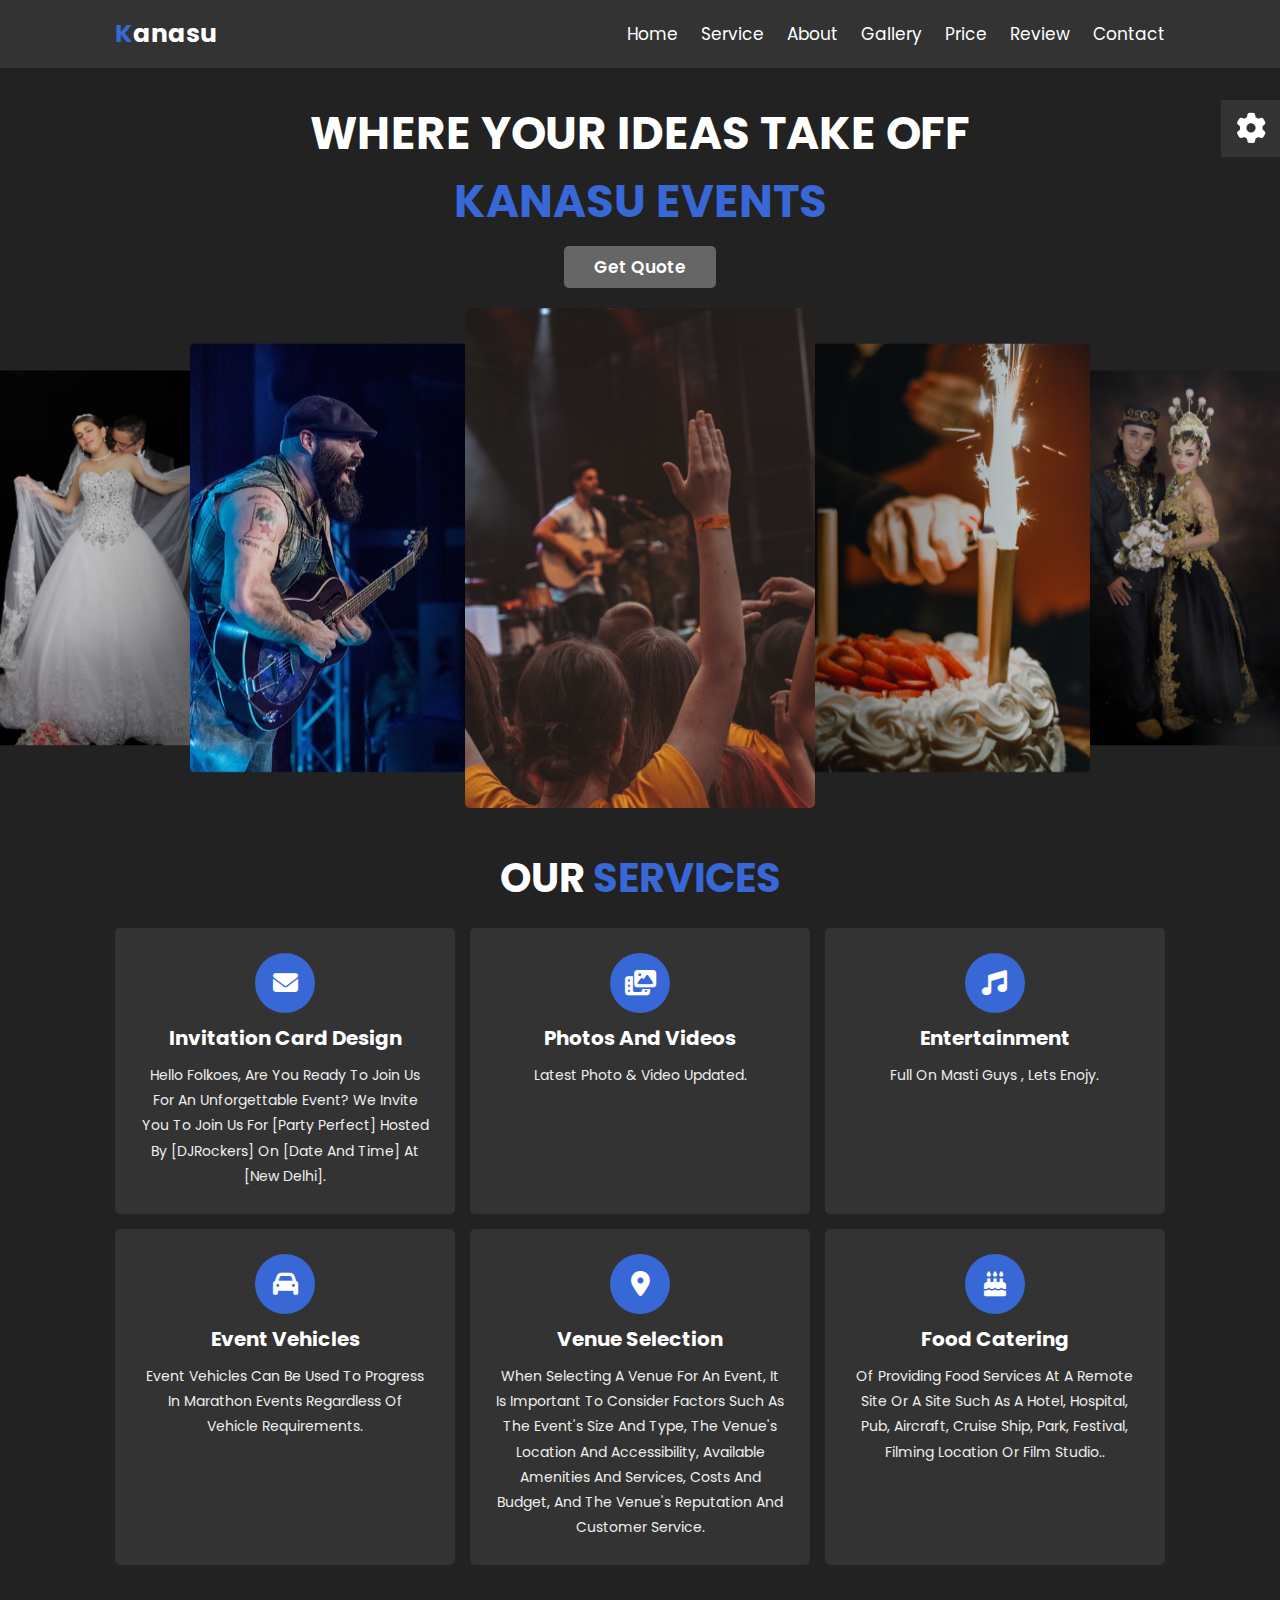
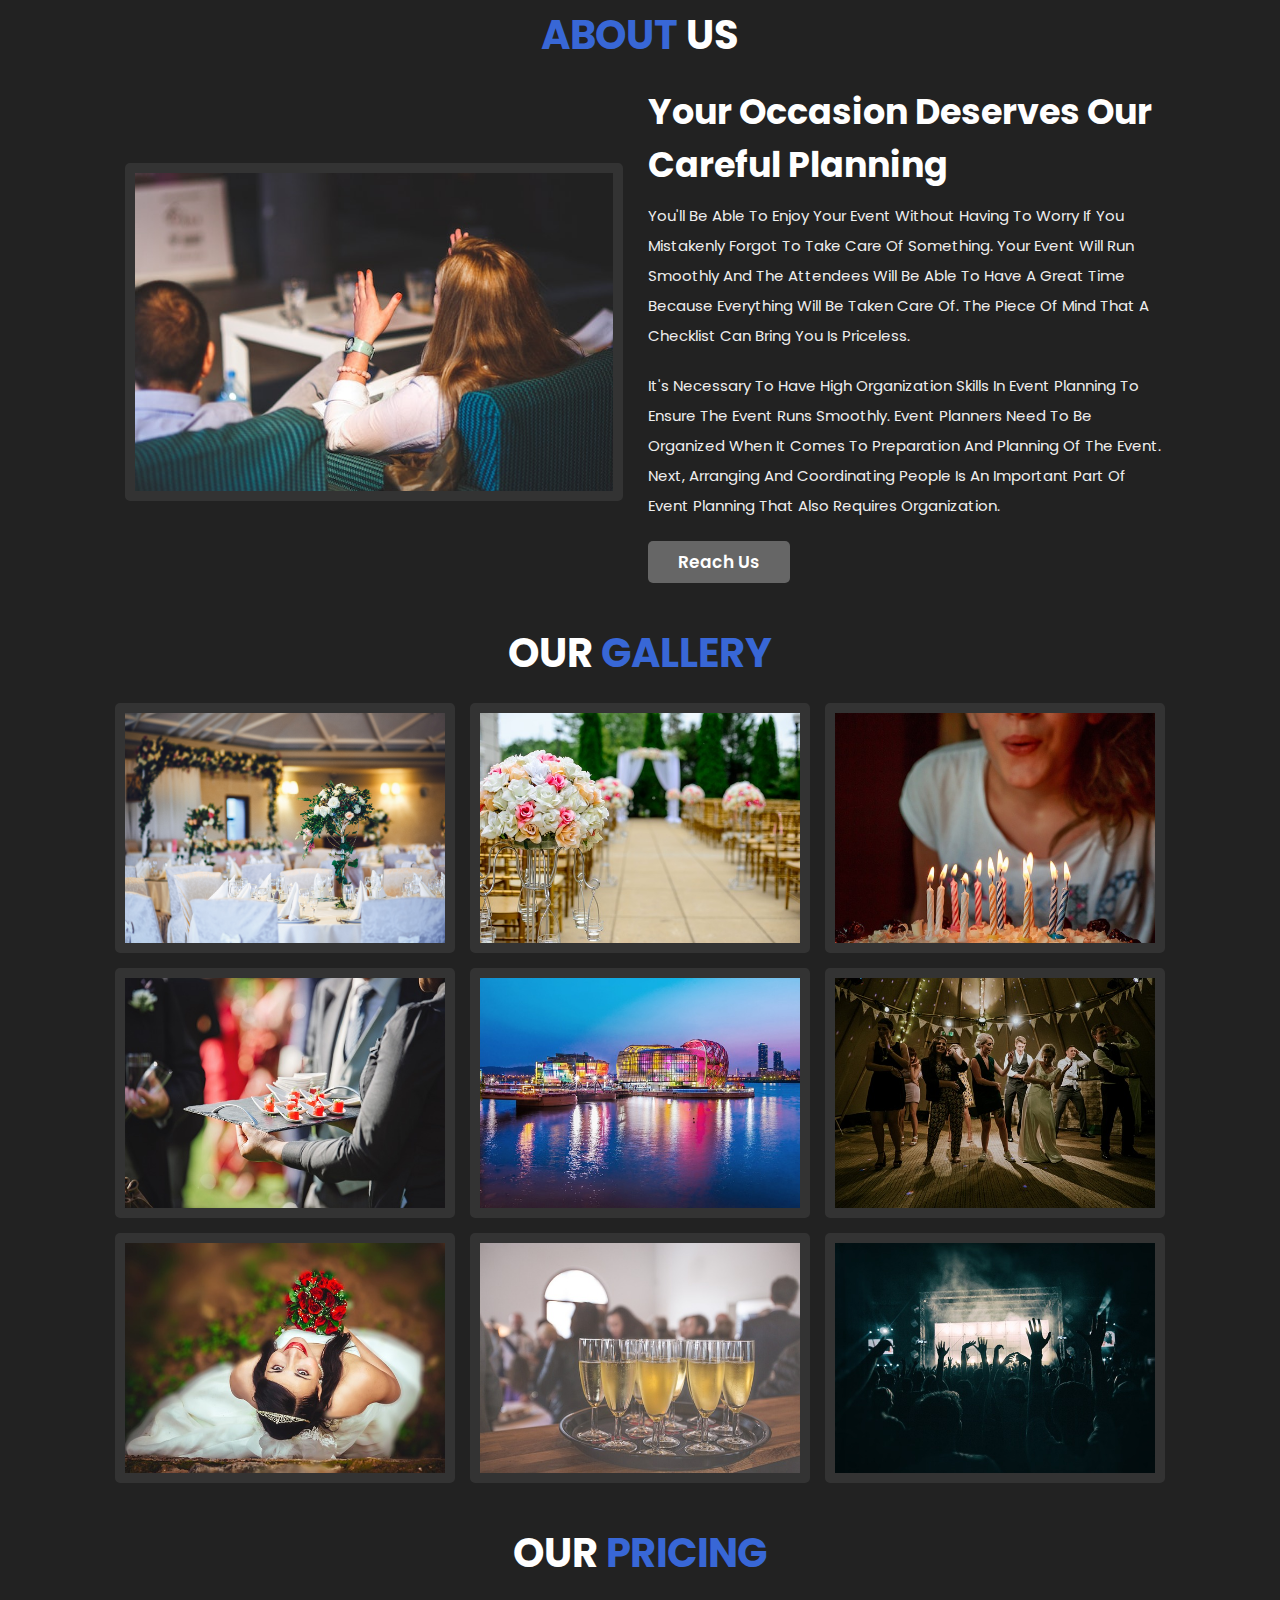
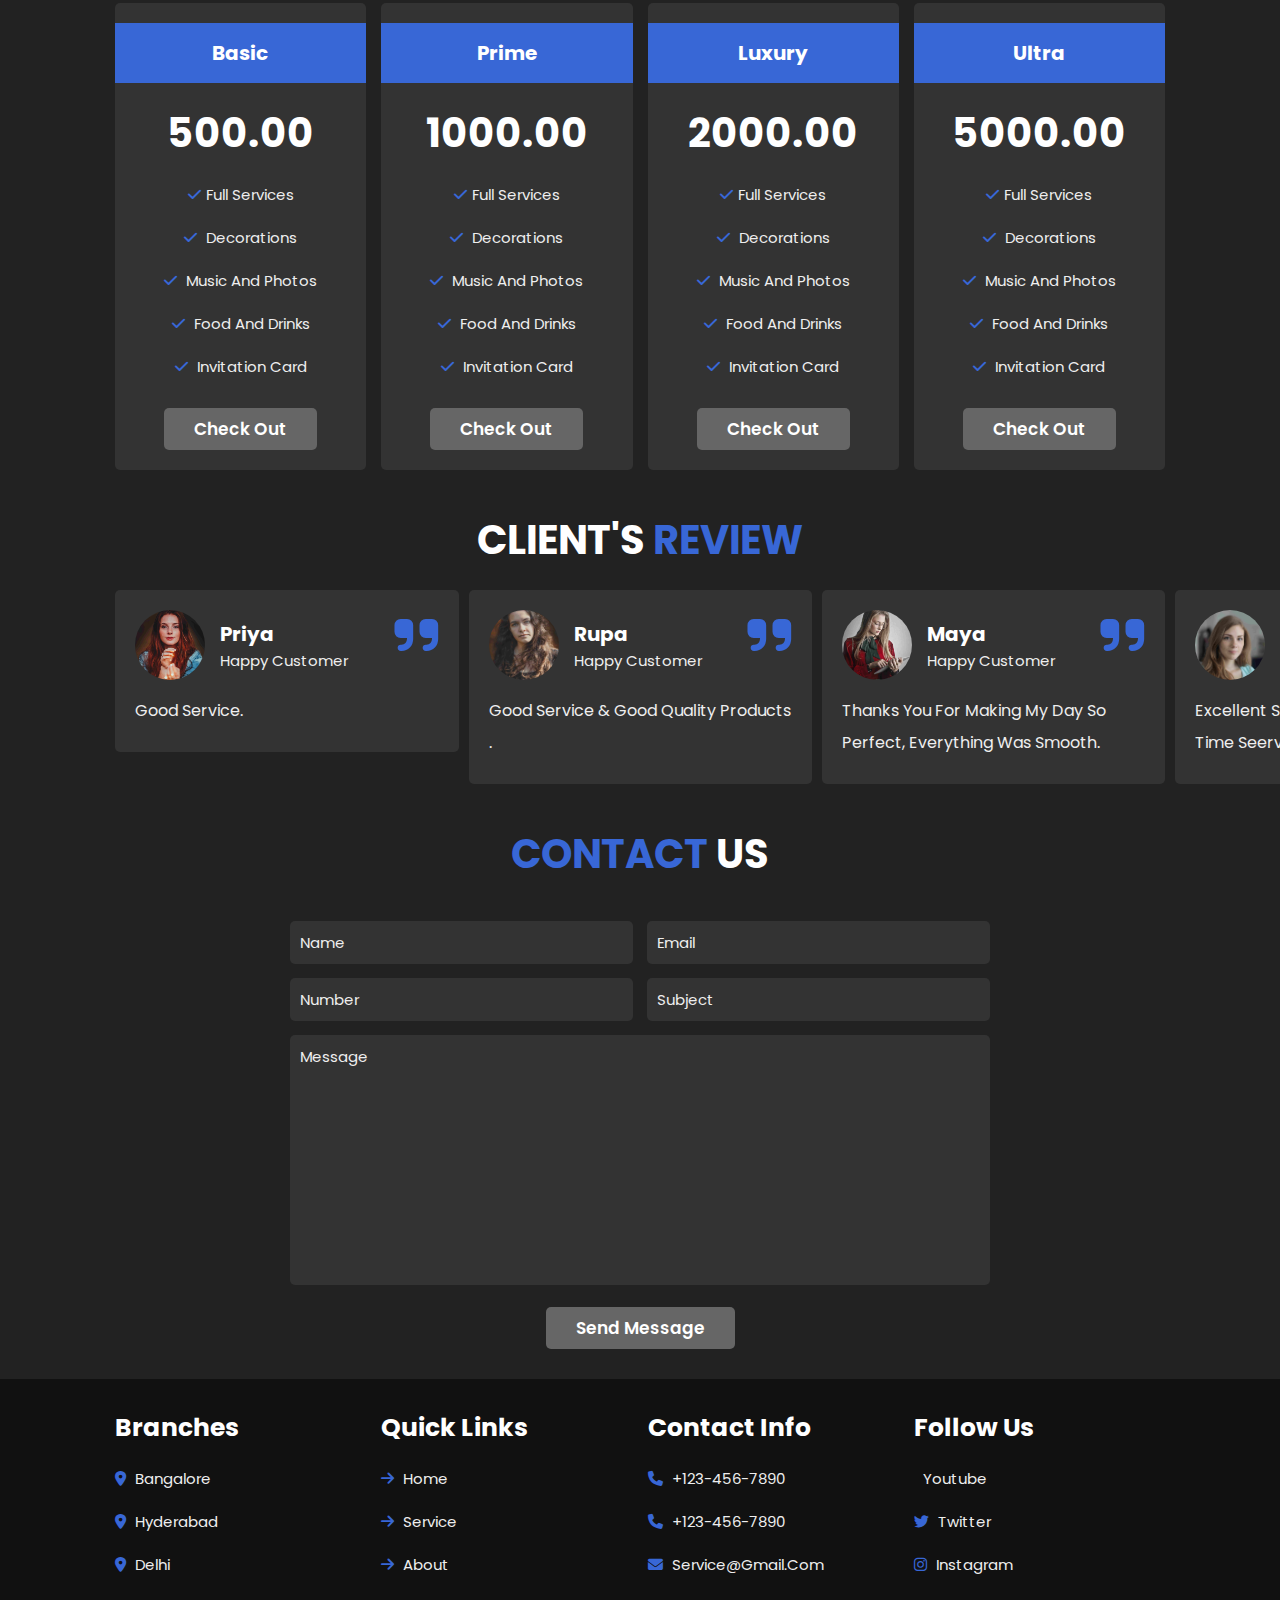
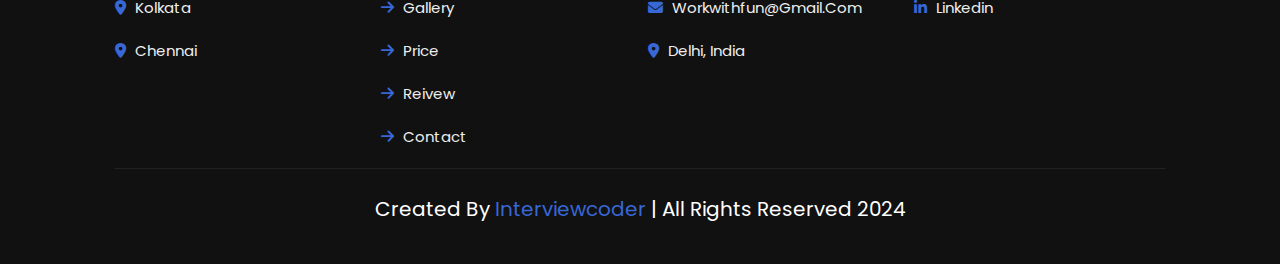
<file: -Event-Organization-/index.html>
<!DOCTYPE html>
<html lang="en">
  <!--Created by interviewQuestion-->
  <head>
    <meta charset="UTF-8" />
    <meta http-equiv="X-UA-Compatible" content="IE=edge" />
    <meta name="viewport" content="width=device-width, initial-scale=1.0" />
    <title>Event | Organisers | </title>

    <!--swiper css-->
    <link
      rel="stylesheet"
      href="https://cdn.jsdelivr.net/npm/swiper@9/swiper-bundle.min.css"
    />

    <!--font awesome-->
    <link
      rel="stylesheet"
      href="https://cdnjs.cloudflare.com/ajax/libs/font-awesome/6.2.1/css/all.min.css"
    />

    <!--css file-->
    <link rel="stylesheet" href="styles.css" />
    <link rel="icon" type="image/png" sizes="32x32" href="logo.png">
  </head>
  <body>
    <!-- header section starts  -->
    <header class="header">
      <a href="#" class="logo"><span>k</span>anasu</a>

      <nav class="navbar">
        <a href="#home">home</a>
        <a href="#service">service</a>
        <a href="#about">about</a>
        <a href="#gallery">gallery</a>
        <a href="#price">price</a>
        <a href="#review">review</a>
        <a href="#contact">contact</a>
      </nav>

      <div id="menu-bars" class="fas fa-bars"></div>
    </header>

    <!-- home section starts  -->
    <section class="home" id="home">
      <div class="content">
        <h3>
          where your ideas take off
          <span> kanasu events </span>
        </h3>
        <a href="#" class="btn">get quote</a>
      </div>

      <div class="swiper-container home-slider">
        <div class="swiper-wrapper">
          <div class="swiper-slide">
            <img src="images/home1.jpg" alt="" />
          </div>
          <div class="swiper-slide">
            <img src="images/home2.jpg" alt="" />
          </div>
          <div class="swiper-slide">
            <img src="images/home3.jpg" alt="" />
          </div>
          <div class="swiper-slide">
            <img src="images/home4.jpg" alt="" />
          </div>
          <div class="swiper-slide">
            <img src="images/home5.jpg" alt="" />
          </div>
          <div class="swiper-slide">
            <img src="images/home6.jpg" alt="" />
          </div>
        </div>
      </div>
    </section>

    <!-- service section starts  -->
    <section class="service" id="service">
      <h1 class="heading">our <span>services</span></h1>

      <div class="box-container">
        <div class="box">
          <i class="fas fa-envelope"></i>
          <h3>invitation card design</h3>
          <p>
            Hello Folkoes, Are you ready to join us for an unforgettable event? 
            We invite you to join us for [party perfect] hosted by [DJRockers] on [date and time] at [New Delhi].
          </p>
        </div>

        <div class="box">
          <i class="fas fa-photo-video"></i>
          <h3>photos and videos</h3>
          <p>
            latest Photo & Video Updated.
          </p>
        </div>

        <div class="box">
          <i class="fas fa-music"></i>
          <h3>entertainment</h3>
          <p>
            Full On Masti guys , Lets enojy.
          </p>
        </div>

        <div class="box">
          <i class="fas fa-car"></i>
          <h3>event vehicles</h3>
          <p>
            Event vehicles can be used to progress in marathon events regardless of vehicle requirements.
          </p>
        </div>

        <div class="box">
          <i class="fas fa-map-marker-alt"></i>
          <h3>venue selection</h3>
          <p>
            When selecting a venue for an event, it is important to consider factors such as the event's size and type, 
            the venue's location and accessibility, available amenities and services, costs and budget, and the venue's reputation and customer service.
          </p>
        </div>

        <div class="box">
          <i class="fas fa-birthday-cake"></i>
          <h3>food catering</h3>
          <p>
          of providing food services at a remote site or a site such as a hotel, 
          hospital, pub, aircraft, 
          cruise ship, park, festival, 
          filming location or film studio..
          </p>
        </div>
      </div>
    </section>

    <!-- about section starts  -->
    <section class="about" id="about">
      <h1 class="heading"><span>about</span> us</h1>

      <div class="row">
        <div class="image">
          <img src="images/about.jpg" alt="" />
        </div>

        <div class="content">
          <h3>your occasion deserves our careful planning</h3>
          <p>
            You'll be able to enjoy your event without having to worry if you mistakenly forgot to take care of something. 
            Your event will run smoothly and the attendees will be able to have a great time because everything will be taken care of. 
            The piece of mind that a checklist can bring you is priceless.
          </p>
          <p>
            it's necessary to have high organization skills in event planning to ensure the event runs smoothly. 
            Event planners need to be organized when it comes to preparation and planning of the event. 
            Next, arranging and coordinating people is an important part of event planning that also requires organization.
          </p>
          <a href="#" class="btn">reach us</a>
        </div>
      </div>
    </section>

    <!-- gallery section starts  -->
    <section class="gallery" id="gallery">
      <h1 class="heading">our <span>gallery</span></h1>

      <div class="box-container">
        <div class="box">
          <img src="images/gallery1.jpg" alt="" />
          <h3 class="title">best events</h3>
          <div class="icons">
            <a href="#" class="fas fa-heart"></a>
            <a href="#" class="fas fa-share"></a>
            <a href="#" class="fas fa-eye"></a>
          </div>
        </div>

        <div class="box">
          <img src="images/gallery2.jpg" alt="" />
          <h3 class="title">best events</h3>
          <div class="icons">
            <a href="#" class="fas fa-heart"></a>
            <a href="#" class="fas fa-share"></a>
            <a href="#" class="fas fa-eye"></a>
          </div>
        </div>

        <div class="box">
          <img src="images/gallery3.jpg" alt="" />
          <h3 class="title">best events</h3>
          <div class="icons">
            <a href="#" class="fas fa-heart"></a>
            <a href="#" class="fas fa-share"></a>
            <a href="#" class="fas fa-eye"></a>
          </div>
        </div>

        <div class="box">
          <img src="images/gallery4.jpg" alt="" />
          <h3 class="title">best events</h3>
          <div class="icons">
            <a href="#" class="fas fa-heart"></a>
            <a href="#" class="fas fa-share"></a>
            <a href="#" class="fas fa-eye"></a>
          </div>
        </div>

        <div class="box">
          <img src="images/gallery5.jpg" alt="" />
          <h3 class="title">best events</h3>
          <div class="icons">
            <a href="#" class="fas fa-heart"></a>
            <a href="#" class="fas fa-share"></a>
            <a href="#" class="fas fa-eye"></a>
          </div>
        </div>

        <div class="box">
          <img src="images/gallery6.jpg" alt="" />
          <h3 class="title">best events</h3>
          <div class="icons">
            <a href="#" class="fas fa-heart"></a>
            <a href="#" class="fas fa-share"></a>
            <a href="#" class="fas fa-eye"></a>
          </div>
        </div>

        <div class="box">
          <img src="images/gallery7.jpg" alt="" />
          <h3 class="title">best events</h3>
          <div class="icons">
            <a href="#" class="fas fa-heart"></a>
            <a href="#" class="fas fa-share"></a>
            <a href="#" class="fas fa-eye"></a>
          </div>
        </div>

        <div class="box">
          <img src="images/gallery8.jpg" alt="" />
          <h3 class="title">best events</h3>
          <div class="icons">
            <a href="#" class="fas fa-heart"></a>
            <a href="#" class="fas fa-share"></a>
            <a href="#" class="fas fa-eye"></a>
          </div>
        </div>

        <div class="box">
          <img src="images/gallery9.jpg" alt="" />
          <h3 class="title">best events</h3>
          <div class="icons">
            <a href="#" class="fas fa-heart"></a>
            <a href="#" class="fas fa-share"></a>
            <a href="#" class="fas fa-eye"></a>
          </div>
        </div>
      </div>
    </section>

    <!-- price section starts  -->
    <section class="price" id="price">
      <h1 class="heading">our <span>pricing</span></h1>

      <div class="box-container">
        <div class="box">
          <h3 class="title">basic</h3>
          <h3 class="amount">500.00</h3>
          <ul>
            <li><i class="fas fa-check"></i>full services</li>
            <li><i class="fas fa-check"></i> decorations</li>
            <li><i class="fas fa-check"></i> music and photos</li>
            <li><i class="fas fa-check"></i> food and drinks</li>
            <li><i class="fas fa-check"></i> invitation card</li>
          </ul>
          <a href="#" class="btn">check out</a>
        </div>

        <div class="box">
          <h3 class="title">prime</h3>
          <h3 class="amount">1000.00</h3>
          <ul>
            <li><i class="fas fa-check"></i>full services</li>
            <li><i class="fas fa-check"></i> decorations</li>
            <li><i class="fas fa-check"></i> music and photos</li>
            <li><i class="fas fa-check"></i> food and drinks</li>
            <li><i class="fas fa-check"></i> invitation card</li>
          </ul>
          <a href="#" class="btn">check out</a>
        </div>

        <div class="box">
          <h3 class="title">luxury</h3>
          <h3 class="amount">2000.00</h3>
          <ul>
            <li><i class="fas fa-check"></i>full services</li>
            <li><i class="fas fa-check"></i> decorations</li>
            <li><i class="fas fa-check"></i> music and photos</li>
            <li><i class="fas fa-check"></i> food and drinks</li>
            <li><i class="fas fa-check"></i> invitation card</li>
          </ul>
          <a href="#" class="btn">check out</a>
        </div>

        <div class="box">
          <h3 class="title">ultra</h3>
          <h3 class="amount">5000.00</h3>
          <ul>
            <li><i class="fas fa-check"></i>full services</li>
            <li><i class="fas fa-check"></i> decorations</li>
            <li><i class="fas fa-check"></i> music and photos</li>
            <li><i class="fas fa-check"></i> food and drinks</li>
            <li><i class="fas fa-check"></i> invitation card</li>
          </ul>
          <a href="#" class="btn">check out</a>
        </div>
      </div>
    </section>

    <!-- review section starts  -->
    <section class="reivew" id="review">
      <h1 class="heading">client's <span>review</span></h1>

      <div class="review-slider swiper-container">
        <div class="swiper-wrapper">
          <div class="swiper-slide box">
            <i class="fas fa-quote-right"></i>
            <div class="user">
              <img src="images/img1.jpg" alt="" />
              <div class="user-info">
                <h3>Priya</h3>
                <span>happy customer</span>
              </div>
            </div>
            <p>
              Good Service.
            </p>
          </div>

          <div class="swiper-slide box">
            <i class="fas fa-quote-right"></i>
            <div class="user">
              <img src="images/img2.jpg" alt="" />
              <div class="user-info">
                <h3>Rupa</h3>
                <span>happy customer</span>
              </div>
            </div>
            <p>
              Good Service & Good Quality Products .
            </p>
          </div>

          <div class="swiper-slide box">
            <i class="fas fa-quote-right"></i>
            <div class="user">
              <img src="images/img3.jpg" alt="" />
              <div class="user-info">
                <h3>Maya</h3>
                <span>happy customer</span>
              </div>
            </div>
            <p>
              Thanks you for making my day so perfect, everything was smooth.
            </p>
          </div>

          <div class="swiper-slide box">
            <i class="fas fa-quote-right"></i>
            <div class="user">
              <img src="images/img4.jpg" alt="" />
              <div class="user-info">
                <h3>Pooja</h3>
                <span>happy customer</span>
              </div>
            </div>
            <p>
              Excellent Service, Good products, on time seervices provide .
            </p>
          </div>
        </div>
      </div>
    </section>

    <!-- contact section starts  -->
    <section class="contact" id="contact">
      <h1 class="heading"><span>contact</span> us</h1>

      <form action="">
        <div class="inputBox">
          <input type="text" placeholder="name" />
          <input type="email" placeholder="email" />
        </div>
        <div class="inputBox">
          <input type="tel" placeholder="number" />
          <input type="text" placeholder="subject" />
        </div>
        <textarea
          name=""
          placeholder="message"
          id=""
          cols="30"
          rows="10"
        ></textarea>
        <input type="submit" value="send message" class="btn" />
      </form>
    </section>

    <!-- footer section starts  -->
    <section class="footer">
      <div class="box-container">
        <div class="box">
          <h3>branches</h3>
          <a href="#"> <i class="fas fa-map-marker-alt"></i> Bangalore </a>
          <a href="#"> <i class="fas fa-map-marker-alt"></i> Hyderabad </a>
          <a href="#"> <i class="fas fa-map-marker-alt"></i> Delhi </a>
          <a href="#"> <i class="fas fa-map-marker-alt"></i> Kolkata </a>
          <a href="#"> <i class="fas fa-map-marker-alt"></i> Chennai </a>
        </div>

        <div class="box">
          <h3>quick links</h3>
          <a href="#"> <i class="fas fa-arrow-right"></i> home </a>
          <a href="#"> <i class="fas fa-arrow-right"></i> service </a>
          <a href="#"> <i class="fas fa-arrow-right"></i> about </a>
          <a href="#"> <i class="fas fa-arrow-right"></i> gallery </a>
          <a href="#"> <i class="fas fa-arrow-right"></i> price </a>
          <a href="#"> <i class="fas fa-arrow-right"></i> reivew </a>
          <a href="#"> <i class="fas fa-arrow-right"></i> contact </a>
        </div>

        <div class="box">
          <h3>contact info</h3>
          <a href="#"> <i class="fas fa-phone"></i> +123-456-7890 </a>
          <a href="#"> <i class="fas fa-phone"></i> +123-456-7890 </a>
          <a href="#"> <i class="fas fa-envelope"></i> service@gmail.com</a>
          <a href="#"> <i class="fas fa-envelope"></i> workwithfun@gmail.com </a>
          <a href="#">
            <i class="fas fa-map-marker-alt"></i> Delhi, India 
          </a>
        </div>

        <div class="box">
          <h3>follow us</h3>
          <a href="https://youtu.be/hhr7vJdz6eI?si=ZLXT9dLhi2NJEvDg"> <i class="fab fa-youtube-YT"></i> Youtube </a>
          <a href="#"> <i class="fab fa-twitter"></i> twitter </a>
          <a href="#"> <i class="fab fa-instagram"></i> instagram </a>
          <a href="#"> <i class="fab fa-linkedin-in"></i> linkedin </a>
        </div>
      </div>

      <div class="credit"> 
        created by <span>Interviewcoder</span> | all rights reserved 2024
      </div>
    </section>

    <!-- theme toggler  -->
    <div class="theme-toggler">
      <div class="toggle-btn">
        <i class="fas fa-cog"></i>
      </div>

      <h3>choose color</h3>

      <div class="buttons">
        <div class="theme-btn" style="background: #ccff33"></div>
        <div class="theme-btn" style="background: #d35400"></div>
        <div class="theme-btn" style="background: #f39c12"></div>
        <div class="theme-btn" style="background: #1abc9c"></div>
        <div class="theme-btn" style="background: #3498db"></div>
        <div class="theme-btn" style="background: #9b59b6"></div>
      </div>
    </div>

    <!-- Swiper JS -->
    <script src="https://cdn.jsdelivr.net/npm/swiper@9/swiper-bundle.min.js"></script>

    <!--JS file-->
    <script src="app.js"></script>
  </body>
</html>
</file>
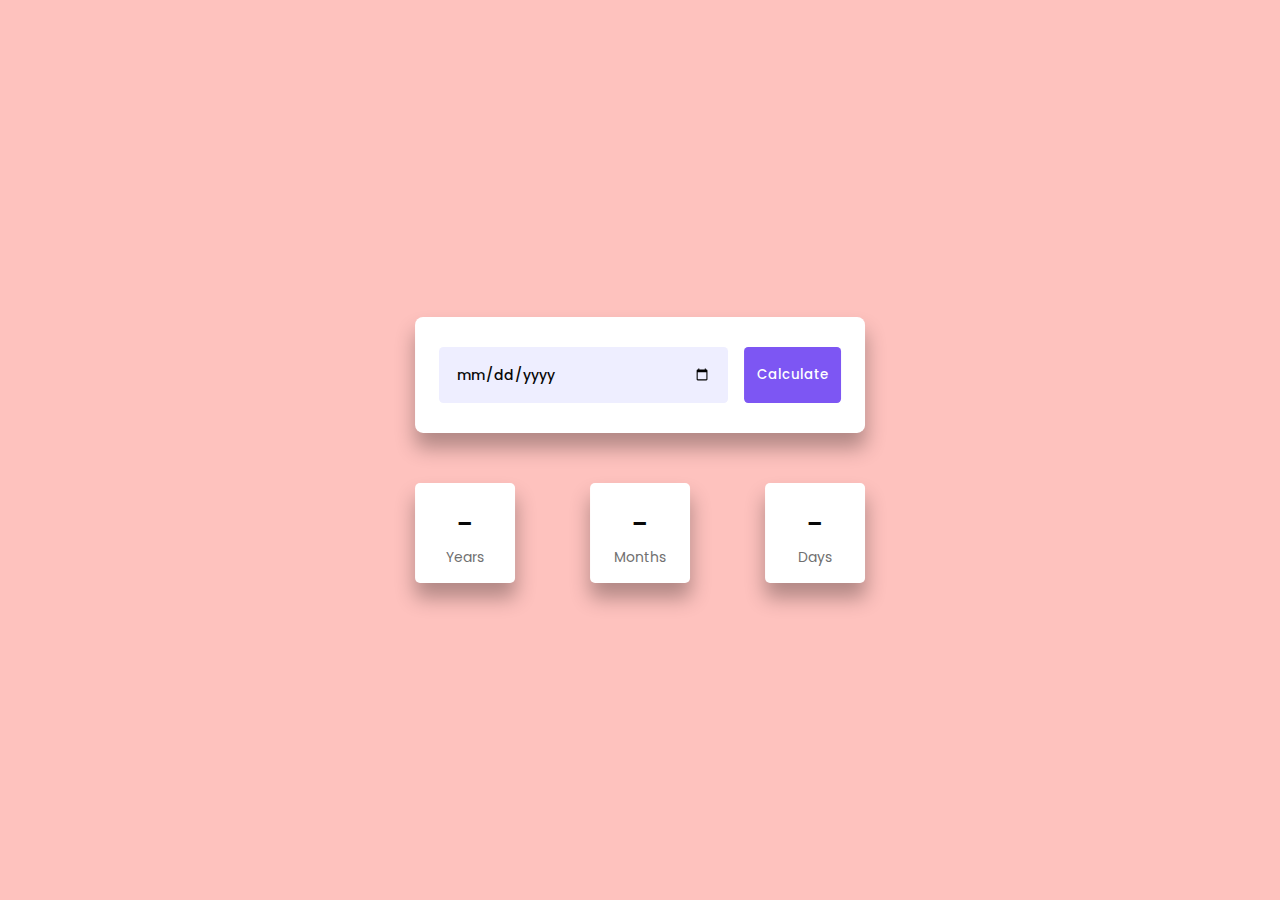
<file: Age-Calculator/Age Calculator Javascript/index.html>
<!DOCTYPE html>
<html lang="en">
  <head>
    <meta name="viewport" content="width=device-width, initial-scale=1.0" />
    <title>Age Calculator</title>
    <!-- Google Fonts -->
    <link
      href="https://fonts.googleapis.com/css2?family=Poppins:wght@400;500&display=swap"
      rel="stylesheet"
    />
    <!-- Stylesheet -->
    <link rel="stylesheet" href="style.css" />
    <link rel="icon" type="image/png" sizes="32x32" href="Cal.png">  
  </head>
  <body>
    <div class="container">
      <div class="input-wrapper">
        <input type="date" id="date-input" />
        <button id="calc-age-btn">Calculate</button>
      </div>
      <div class="output-wrapper">
        <div>
          <span id="years">-</span>
          <p>Years</p>
        </div>
        <div>
          <span id="months">-</span>
          <p>Months</p>
        </div>
        <div>
          <span id="days">-</span>
          <p>Days</p>
        </div>
      </div>
    </div>
    <!-- Script -->
    <script src="script.js"></script>
  </body>
</html>
</file>
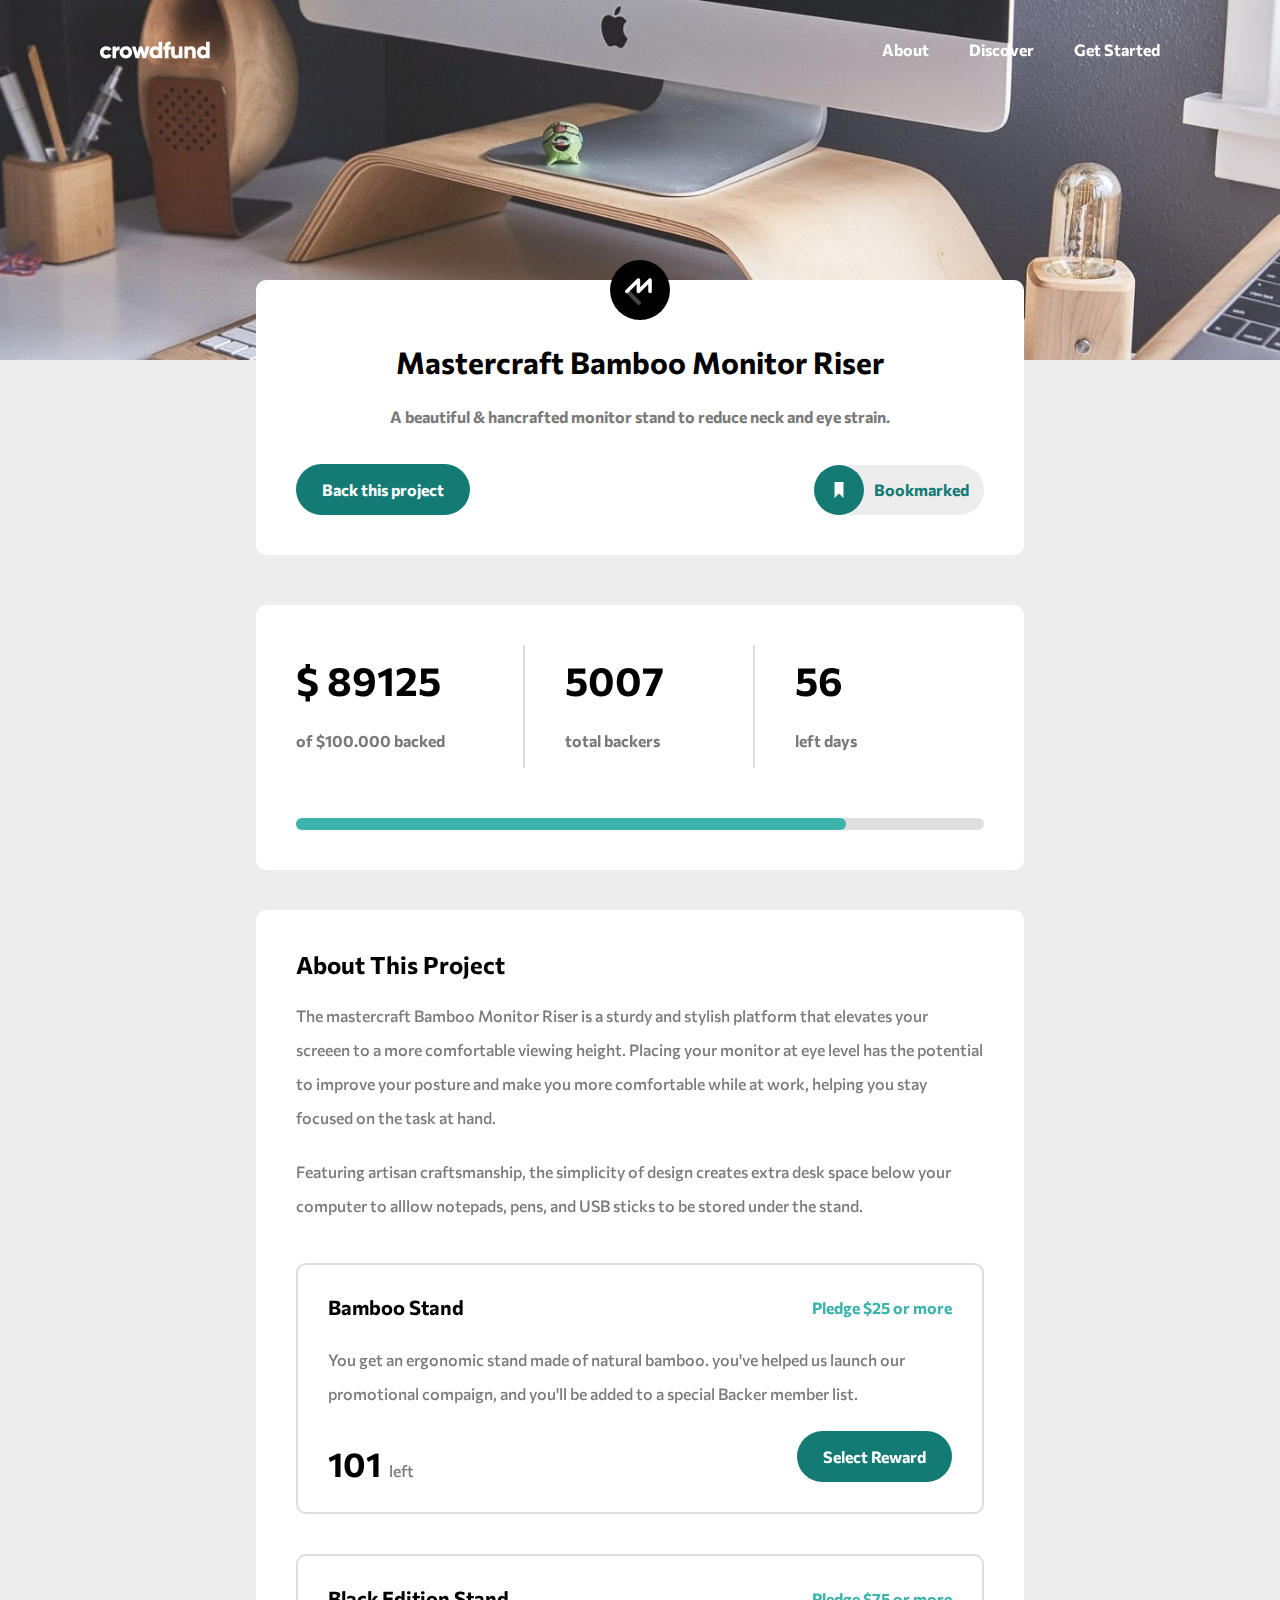
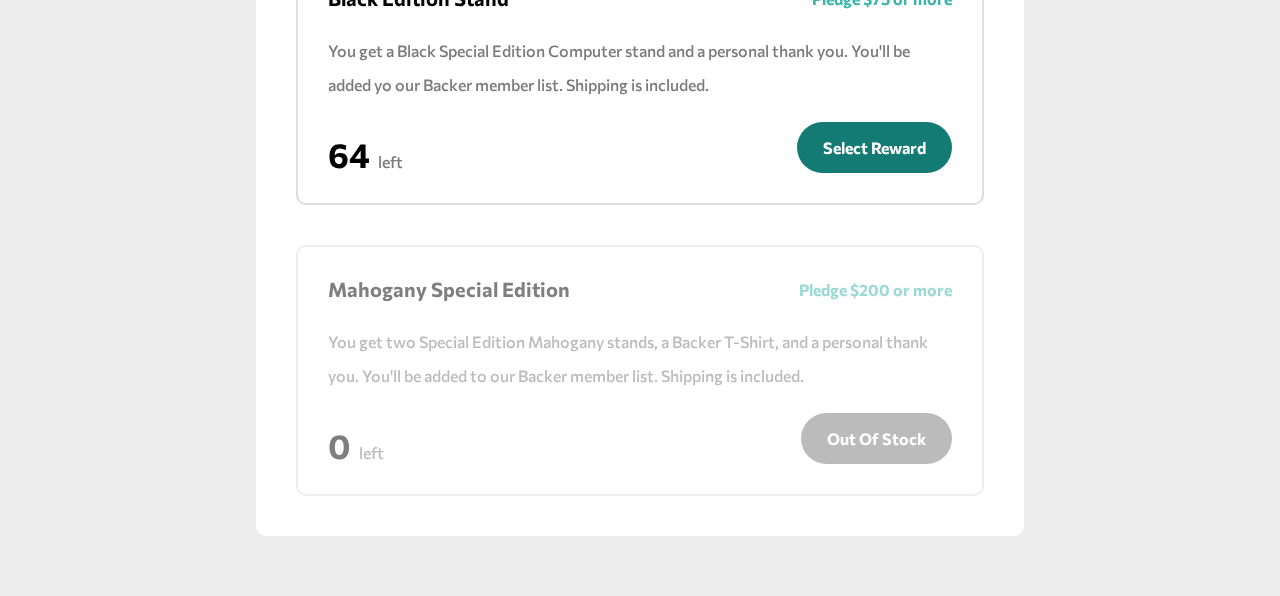
<file: Crowd-Funding/Crowd-Funding/index.html>
<!DOCTYPE html>
<html lang="en">
<head>
    <meta charset="UTF-8">
    <meta http-equiv="X-UA-Compatible" content="IE=edge">
    <meta name="viewport" content="width=device-width, initial-scale=1.0">
    <link rel="shortcut icon" href="Images/favicon-32x32.png" type="image/x-icon">
    <link rel="preconnect" href="https://fonts.googleapis.com">
    <link rel="preconnect" href="https://fonts.gstatic.com" crossorigin>
    <link href="https://fonts.googleapis.com/css2?family=Commissioner:wght@400;500;700&display=swap" rel="stylesheet">
    <link rel="stylesheet" href="css/style.css">
    <link rel="stylesheet" href="css/header.css">
    <link rel="stylesheet" href="css/typography.css">
    <link rel="stylesheet" href="css/media.css">
    <script defer src="js/script.js"></script>
    <title>Crowd Funding</title>
</head>
<body>
    <div class="mobile-overlay"></div>
    <header class="main-header">
        <nav class="pc-nav">
            <figure class="logo-container">
                <svg>
                    <use href="Images/sprite.svg#logo"></use>
                </svg>
            </figure>
            <svg class="hamburger-icon">
                <use href="Images/sprite.svg#icon-hamburger"></use>
            </svg>
            <ul class="pc-nav__list">
                <li class="pc-nav__list-items"><a href="#">About</a></li>
                <li class="pc-nav__list-items"><a href="#">Discover</a></li>
                <li class="pc-nav__list-items"><a href="#">Get Started</a></li>
            </ul>
        </nav>
    </header>
    <div class="error">Please enter your pledge value between <span class="min-pledge-value"></span> to $200!</div>
    <section class="project-section">
        <div class="project__info-content">
            <figure class="mastercraft-container">
                <svg>
                    <use href="Images/sprite.svg#logo-mastercraft"></use>
                </svg>
            </figure>
            <h1 class="project-title">Mastercraft Bamboo Monitor Riser</h1>
            <p class="project-description">A beautiful & hancrafted monitor stand to reduce neck and eye strain.</p>
            <div class="project__info-content-buttons">
                <button class="project__back-btn">Back this project</button>
                <label class="bookmark-btn" for="bookmark-checkbox">
                    <figure class="not-bookmarked" style="display: none;">
                        <svg class="bookmark-svg">
                            <use href="Images/sprite.svg#icon-bookmark"></use>
                        </svg>
                    </figure>
                    <figure class="bookmarked">
                        <svg class="bookmark-svg">
                            <use href="Images/sprite.svg#icon-bookmarked"></use>
                        </svg>
                    </figure>

                    <input type="checkbox" name="bookmark" id="bookmark-checkbox" checked style="display: none;">
                    <span class="bookmark-text">Bookmarked</span>
                </label>
            </div>
        </div>
        <div class="showed-data__container">
            <div class="showed-data__content">
                <div class="backed__money-container">
                    <h2 class="backed__money">$ <span class="backed__money-value">89125</span></h2>
                    <p class="backed__total-money">of $100.000 backed</p>
                </div>
                <div class="backed__backers-container">
                    <h2 class="backed__backers">5007</h2>
                    <p class="backed__total-backers">total backers</p>
                </div>
                <div class="backed__days-container">
                    <h2 class="backed__days">56</h2>
                    <p class="backed__left-days">left days</p>
                </div>
            </div>
            <div class="progress-bar__container">
                <div class="progress__bar"></div>
            </div>
        </div>
    </section>
    <section class="about-project">
        <div class="about-project__container">
            <div class="about-project__details">
                <h3 class="about-project__heading">About This Project</h3>
                <p class="about-project__description">The mastercraft Bamboo Monitor Riser is a sturdy and stylish platform that elevates your screeen to a more comfortable viewing height. Placing your monitor at eye level has the potential to improve your posture and make you more comfortable while at work, helping you stay focused on the task at hand.</p>
                <p class="about-project__description">Featuring artisan craftsmanship, the simplicity of design creates extra desk space below your computer to alllow notepads, pens, and USB sticks to be stored under the stand.</p>
            </div>
            <div class="rewards-container">
                <div class="reward-content">
                    <div class="reward-content__heading-container">
                        <h3 class="reward-content__heading">Bamboo Stand</h3>
                        <h4 class="reward-content__pledge">Pledge $25 or more</h4>
                    </div>
                    <p class="reward-content__description">You get an ergonomic stand made of natural bamboo. you've helped us launch our promotional compaign, and you'll be added to a special Backer member list.</p>
                    <div class="select-reward__btn-container">
                        <p class="reward-left"><span class="reward-left__number reward-left__bamboo">101</span>left</p>
                        <button class="select-reward__btn">Select Reward</button>
                    </div>
                </div>
                <div class="reward-content">
                    <div class="reward-content__heading-container">
                        <h3 class="reward-content__heading">Black Edition Stand</h3>
                        <h4 class="reward-content__pledge">Pledge $75 or more</h4>
                    </div>
                    <p class="reward-content__description">You get a Black Special Edition Computer stand and a personal thank you. You'll be added yo our Backer member list. Shipping is included.</p>
                    <div class="select-reward__btn-container">
                        <p class="reward-left"><span class="reward-left__number reward-left__black">64</span>left</p>
                        <button class="select-reward__btn">Select Reward</button>
                    </div>
                </div>
                <div class="reward-content" style="opacity: 0.5; pointer-events: none;">
                    <div class="reward-content__heading-container">
                        <h3 class="reward-content__heading">Mahogany Special Edition</h3>
                        <h4 class="reward-content__pledge">Pledge $200 or more</h4>
                    </div>
                    <p class="reward-content__description">You get two Special Edition Mahogany stands, a Backer T-Shirt, and a personal thank you. You'll be added to our Backer member list. Shipping is included.</p>
                    <div class="select-reward__btn-container">
                        <p class="reward-left"><span class="reward-left__number">0</span>left</p>
                        <button disabled class="select-reward__btn">Out Of Stock</button>
                    </div>
                </div>
            </div>
        </div>
    </section>
    <section class="back-project__container">
        <div class="back-project__content">
            <h3 class="back-project__heading">Back this project</h3>
            <svg class="modal-close-svg">
                <use href="Images/sprite.svg#icon-close-modal"></use>
            </svg>
            <p class="back-project__description">Want to support us in bringing Mastercraft Bamboo Monitor Riser out in the world?</p>
            <div class="project">
                <label for="project__input-radio-1" class="project-radio__label">
                    <input type="radio" name="project__input-radio" id="project__input-radio-1" class="project__input-radio">
                    <div class="project-info">
                        <h3 class="reward-content__heading">Pledge with no reward</h3>
                        <h4 class="reward-content__pledge" style="display: none;">Pledge $25 or more</h4>
                        <p class="reward-left" style="display: none;"><span class="reward-left__number">64</span>left</p>
                        <p class="reward-content__description">You get two Special Edition Mahogany stands, a Backer T-Shirt, and a personal thank you. You'll be added to our Backer member list. Shipping is included.</p>
                    </div>
                    <div class="pledge-data">
                        <p class="enter-pledge">Enter your pledge</p>
                        <div class="pledge-data__buttons-container">
                            <label for="pledge__no-reward-value" class="pledge__input-label" style="display: none;">
                                $
                                <input type="number" name="pledge-value" id="pledge__no-reward-value" class="pledge-input" min="25" max="200" placeholder="25">
                            </label>
                            <button class="select-project__btn">Continue</button>
                        </div>
                    </div>
                </label>
            </div>
            <div class="project">
                <label for="project__input-radio-2" class="project-radio__label">
                    <input type="radio" name="project__input-radio" id="project__input-radio-2" class="project__input-radio">
                    <div class="project-info">
                        <h3 class="reward-content__heading">Bamboo Stand</h3>
                        <h4 class="reward-content__pledge">Pledge $25 or more</h4>
                        <p class="reward-left project-left"><span class="reward-left__number reward-left__bamboo">101</span>left</p>
                        <p class="reward-content__description project-des">You get two Special Edition Mahogany stands, a Backer T-Shirt, and a personal thank you. You'll be added to our Backer member list. Shipping is included.</p>
                    </div>
                    <div class="pledge-data">
                        <p class="enter-pledge">Enter your pledge</p>
                        <div class="pledge-data__buttons-container">
                            <label for="pledge__bamboo-value" class="pledge__input-label">
                                $
                                <input type="number" name="pledge-value" id="pledge__bamboo-value" class="pledge-input" min="25" max="200" placeholder="25">
                            </label>
                            <button class="select-project__btn">Continue</button>
                        </div>
                    </div>
                </label>
            </div>
            <div class="project">
                <label for="project__input-radio-3" class="project-radio__label">
                    <input type="radio" name="project__input-radio" id="project__input-radio-3" class="project__input-radio">
                    <div class="project-info">
                        <h3 class="reward-content__heading">Black Edition Stand</h3>
                        <h4 class="reward-content__pledge">Pledge $75 or more</h4>
                        <p class="reward-left project-left"><span class="reward-left__number reward-left__black">64</span>left</p>
                        <p class="reward-content__description project-des">You get a Black Special Edition Computer stand and a personal thank you. You'll be added to our Backer member list. Shipping is included.</p>
                    </div>
                    <div class="pledge-data">
                        <p class="enter-pledge">Enter your pledge</p>
                        <div class="pledge-data__buttons-container">
                            <label for="pledge__black-value" class="pledge__input-label">
                                $
                                <input type="number" name="pledge-value" id="pledge__black-value" class="pledge-input" min="75" max="200" placeholder="75">
                            </label>
                            <button class="select-project__btn">Continue</button>
                        </div>
                    </div>
                </label>
            </div>
            <div class="project" style="opacity: 0.5; pointer-events: none;">
                <label for="project__input-radio-4" class="project-radio__label">
                    <input type="radio" name="project__input-radio" id="project__input-radio-4" class="project__input-radio">
                    <div class="project-info">
                        <h3 class="reward-content__heading">Mahogany Special Edition</h3>
                        <h4 class="reward-content__pledge">Pledge $200 or more</h4>
                        <p class="reward-left project-left"><span class="reward-left__number">0</span>left</p>
                        <p class="reward-content__description project-des">You get two Special Edition Mahogany stands, a Backer T-Shirt, and a personal thank you. You'll be added to our Backer member list. Shipping is included.</p>
                    </div>
                    <div class="pledge-data">
                        <p class="enter-pledge">Enter your pledge</p>
                        <div class="pledge-data__buttons-container">
                            <label for="pledge__bamboo-value" class="pledge__input-label">
                                $
                                <input type="number" name="pledge-value" id="pledge__bamboo-value" class="pledge-input" min="25" max="200" placeholder="25">
                            </label>
                            <button class="select-project__btn">Continue</button>
                        </div>
                    </div>
                </label>
            </div>
        </div>
    </section>
    <section class="thanks-container">
        <div class="thanks-content">
            <svg>
                <use href="Images/sprite.svg#icon-check"></use>
            </svg>
            <h3 class="thanks-heading">Thanks for your support!</h3>
            <p class="thanks-description">Your pledge brings us one step closer to sharing Mastercraft Bamboo Monitor Riser worldwide. You will get an email once our campaign is completed.</p>
            <button class="gotit-btn">Got it!</button>
        </div>
    </section>
</body>
</html>
</file>
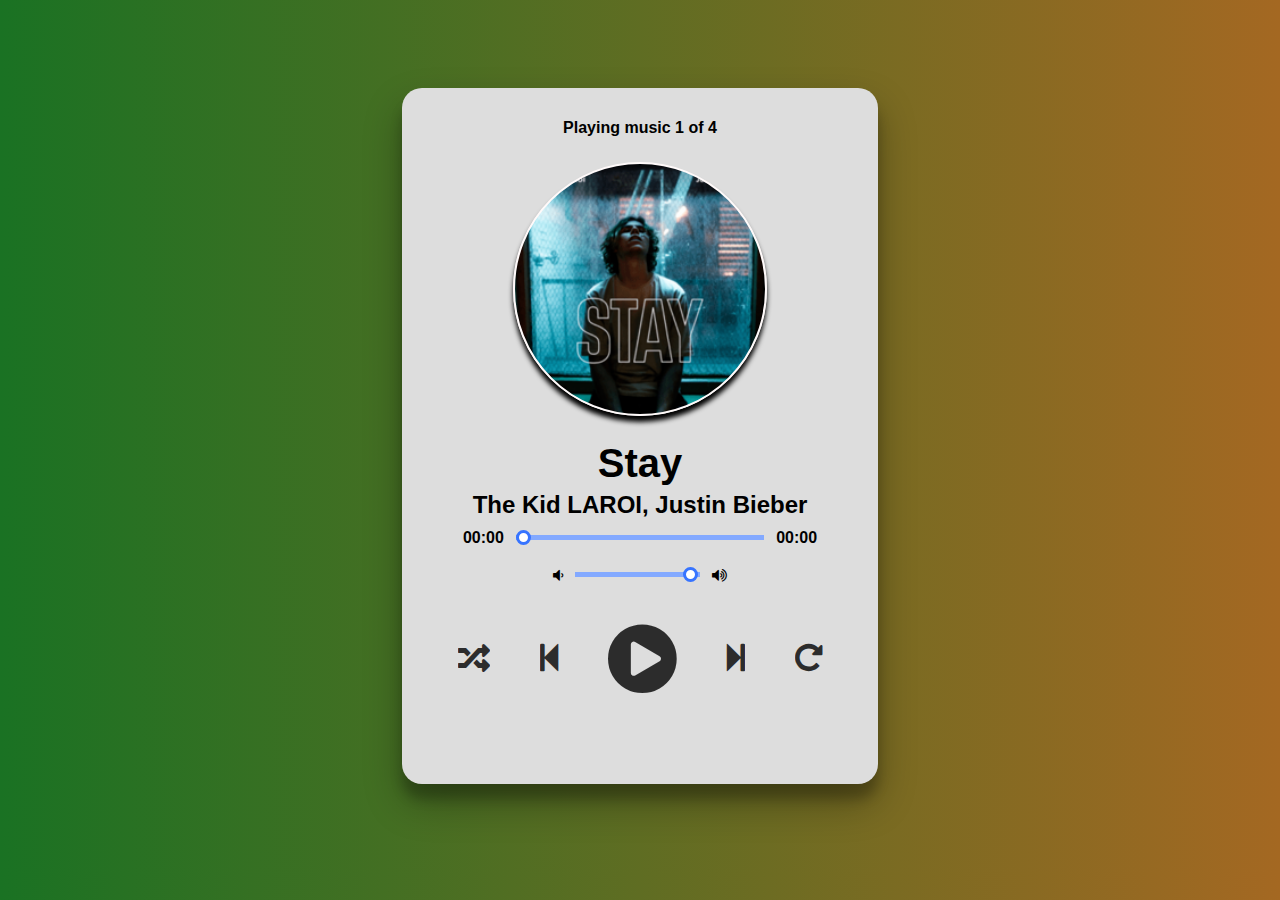
<file: Music-Player-main/Music-Player-main/index.html>
<!DOCTYPE html>
<html lang="en">
<head>
    <meta charset="UTF-8">
    <meta http-equiv="X-UA-Compatible" content="IE=edge">
    <meta name="viewport" content="width=device-width, initial-scale=1.0">
    <title>Music Player</title>
    <link rel="stylesheet" href="style.css">
    <script src="script.js" defer></script>
    <link rel="shortcut icon" href="images/favicon.ico" type="image/x-icon">  
    <link rel="stylesheet" href="https://cdnjs.cloudflare.com/ajax/libs/font-awesome/5.13.0/css/all.min.css">
    <link rel="stylesheet" href="https://cdnjs.cloudflare.com/ajax/libs/font-awesome/4.7.0/css/font-awesome.min.css">
</head>
<body>
   <div class="player">
       <div class="wrapper">
           <div class="details">
               <div class="now-playing">PLAYING x OF y</div>
               <div class="track-art"></div>
               <div class="track-name">Track Name</div>
               <div class="track-artist">Track Artist</div>
           </div>

           <div class="slider_container">
               <div class="current-time">00:00</div>
                <input type="range" min="1" max="100" value="0" class="seek_slider" onchange="seekTo()">
                <div class="total-duration">00:00</div>
           </div>

           <div class="slider_container">
               <i class="fa fa-volume-down"></i>
                <input type="range" min="1" max="100" value="99" class="volume_slider" onchange="setVolume()">
                <i class="fa fa-volume-up"></i>
           </div>

           <div class="buttons">
               <div class="random-track" onclick="randomTrack()">
                   <i class="fas fa-random fa-2x" title="random"></i>
               </div>
               <div class="prev-track" onclick="prevTrack()">
                    <i class="fa fa-step-backward fa-2x"></i>
                </div>
                <div class="playpause-track" onclick="playpauseTrack()">
                    <i class="fa fa-play-circle fa-5x"></i>
                </div>
                <div class="next-track" onclick="nextTrack()">
                    <i class="fa fa-step-forward fa-2x"></i>
                </div>
                <div class="repeat-track" onclick="repeatTrack()">
                    <i class="fa fa-repeat fa-2x" title="repeat"></i>
                </div>
           </div>

            <div id="wave">
                <span class="stroke"></span>
                <span class="stroke"></span>
                <span class="stroke"></span>
                <span class="stroke"></span>
                <span class="stroke"></span>
                <span class="stroke"></span>
                <span class="stroke"></span>
            </div>  
       </div>
   </div>
</body>
</html>
</file>
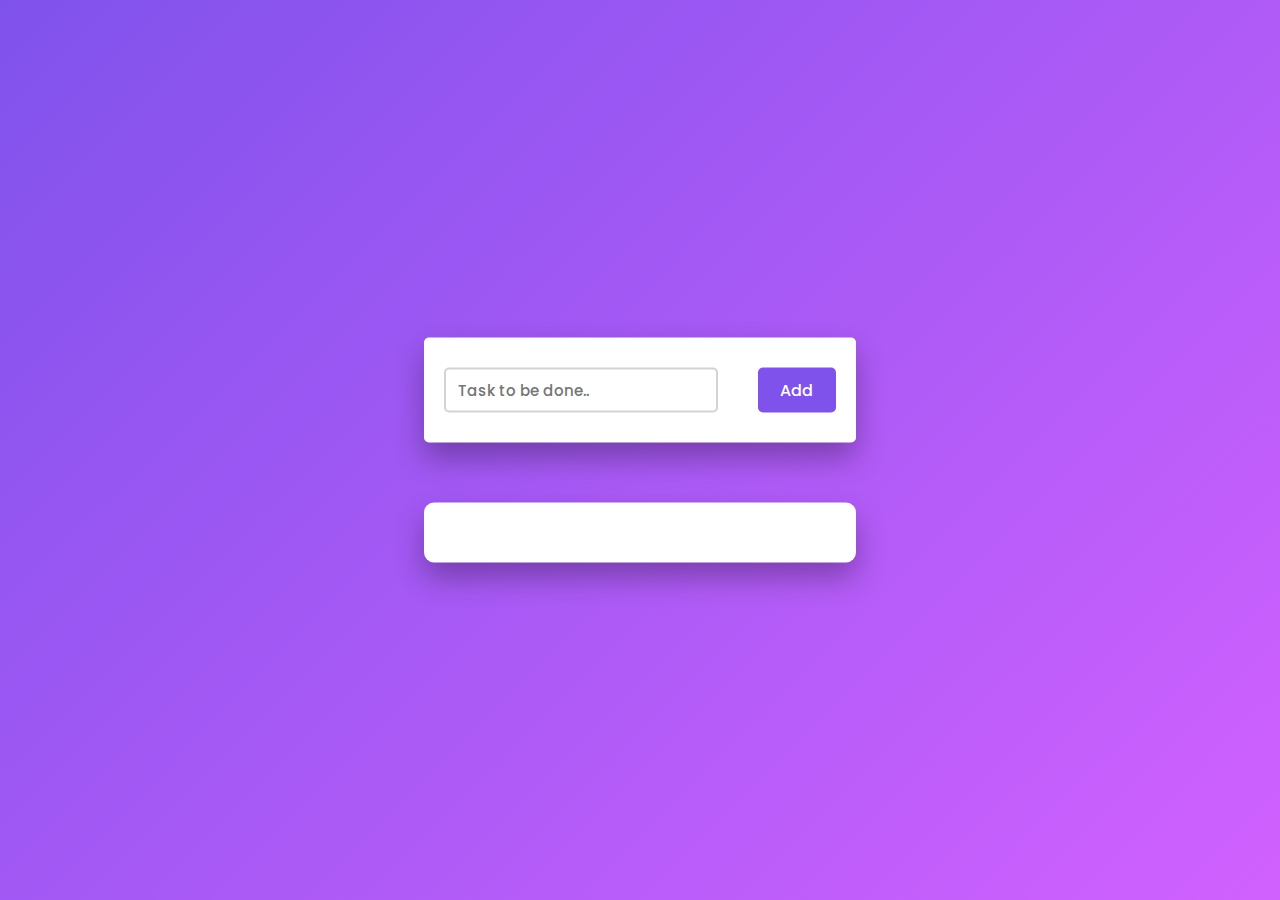
<file: To-Do-List/To Do List/index.html>
<!DOCTYPE html>
<html lang="en">
<head>
    <title>Simple To Do List</title>
    <!--Google Font-->
    <link href="https://fonts.googleapis.com/css2?family=Poppins:wght@400;500&display=swap" rel="stylesheet">
    <!--Font Awesome CDN-->
    <link rel="stylesheet" href="https://cdnjs.cloudflare.com/ajax/libs/font-awesome/5.15.2/css/all.min.css">
    <!--Stylesheet-->
    <link rel="stylesheet" href="style.css">
</head>
<body>
    <div class="container">
        <div id="newtask">
            <input type="text" placeholder="Task to be done..">
            <button id="push">Add</button>
        </div>
        <div id="tasks"></div>
    </div>
    <!--Script-->
    <script src="script.js"></script>
</body>
</html>
</file>
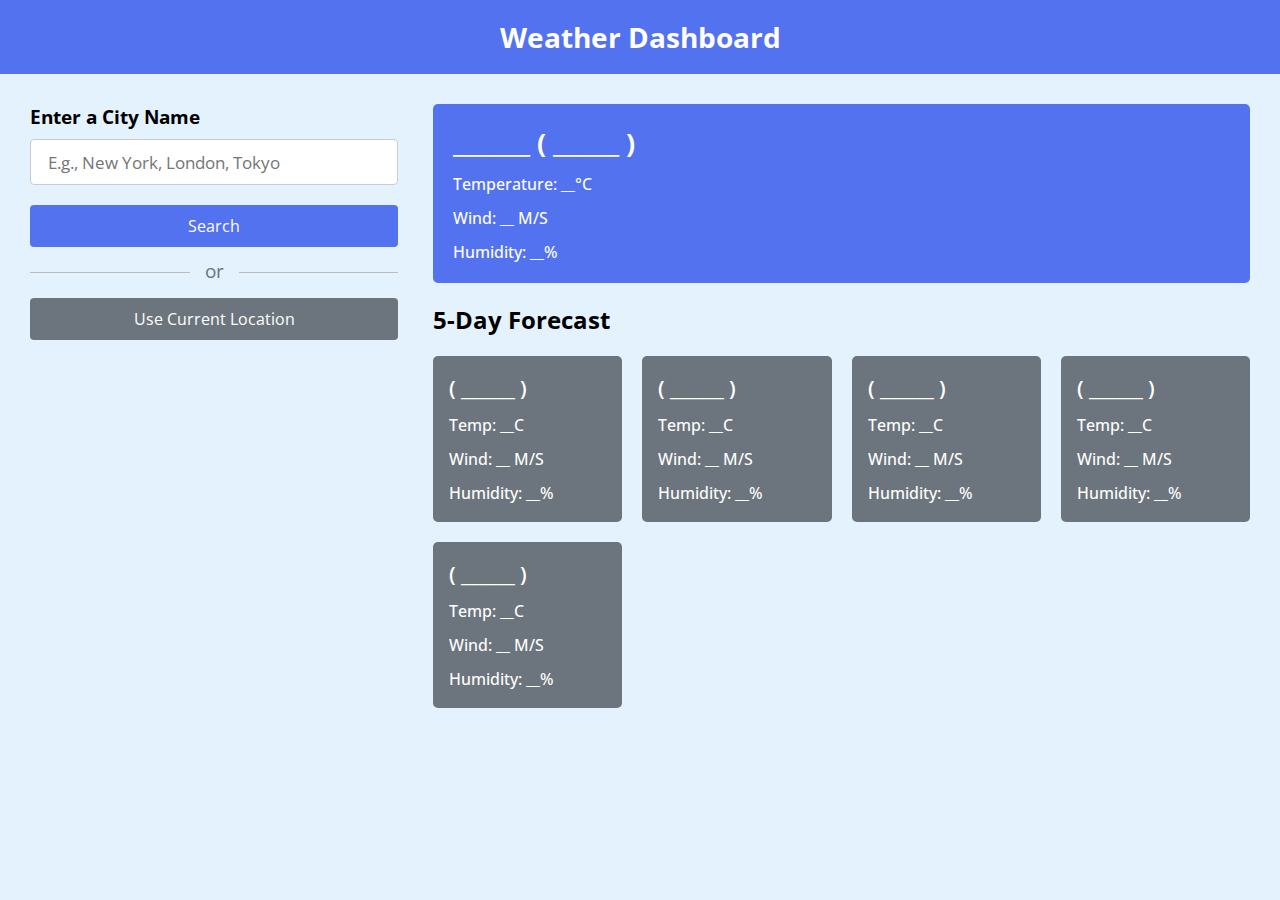
<file: weather-app-project-html-javascript/Weather App Project/index.html>
<!DOCTYPE html>
<!-- Coding By CodingNepal - www.codingnepalweb.com -->
<html lang="en">
  <head>
    <meta charset="utf-8">
    <title>Weather App Project | </title>
    <link rel="stylesheet" href="style.css">
    <link rel="icon" type="image/png" sizes="32x32" href="ph.png">
    <meta name="viewport" content="width=device-width, initial-scale=1.0">
    <script src="script.js" defer></script>
  </head>
  <body>
    <h1>Weather Dashboard</h1>
    <div class="container">
      <div class="weather-input">
        <h3>Enter a City Name</h3>
        <input class="city-input" type="text" placeholder="E.g., New York, London, Tokyo">
        <button class="search-btn">Search</button>
        <div class="separator"></div>
        <button class="location-btn">Use Current Location</button>
      </div>
      <div class="weather-data">
        <div class="current-weather">
          <div class="details">
            <h2>_______ ( ______ )</h2>
            <h6>Temperature: __°C</h6>
            <h6>Wind: __ M/S</h6>
            <h6>Humidity: __%</h6>
          </div>
        </div>
        <div class="days-forecast">
          <h2>5-Day Forecast</h2>
          <ul class="weather-cards">
            <li class="card">
              <h3>( ______ )</h3>
              <h6>Temp: __C</h6>
              <h6>Wind: __ M/S</h6>
              <h6>Humidity: __%</h6>
            </li>
            <li class="card">
              <h3>( ______ )</h3>
              <h6>Temp: __C</h6>
              <h6>Wind: __ M/S</h6>
              <h6>Humidity: __%</h6>
            </li>
            <li class="card">
              <h3>( ______ )</h3>
              <h6>Temp: __C</h6>
              <h6>Wind: __ M/S</h6>
              <h6>Humidity: __%</h6>
            </li>
            <li class="card">
              <h3>( ______ )</h3>
              <h6>Temp: __C</h6>
              <h6>Wind: __ M/S</h6>
              <h6>Humidity: __%</h6>
            </li>
            <li class="card">
              <h3>( ______ )</h3>
              <h6>Temp: __C</h6>
              <h6>Wind: __ M/S</h6>
              <h6>Humidity: __%</h6>
            </li>
          </ul>
        </div>
      </div>
    </div>
    
  </body>
</html>
</file>
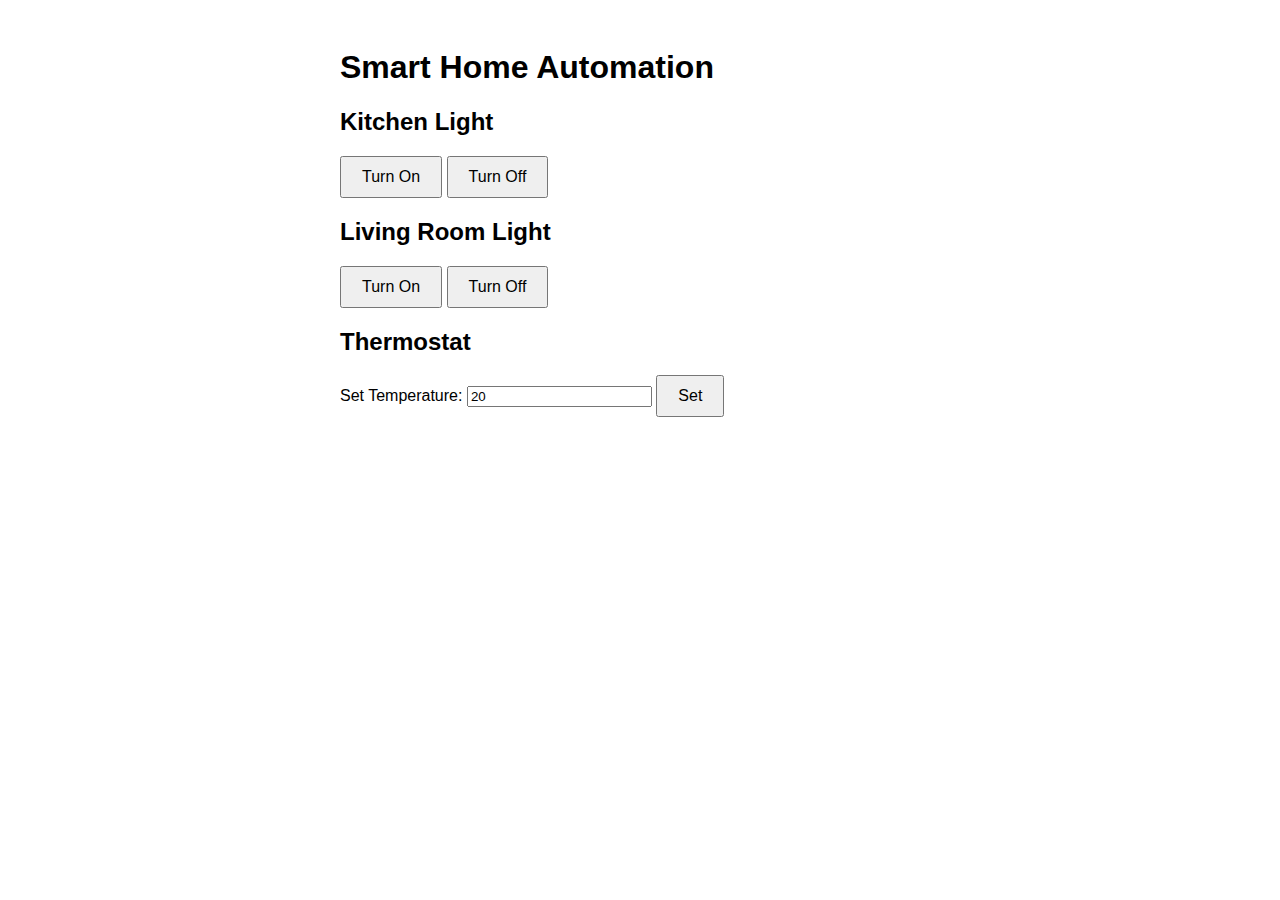
<file: Home/homeautomation.html>
<!DOCTYPE html>
<html lang="en">
<head>
<meta charset="UTF-8">
<meta name="viewport" content="width=device-width, initial-scale=1.0">
<title>Smart Home Automation</title>
<style>
    body {
        font-family: Arial, sans-serif;
    }
    .container {
        max-width: 600px;
        margin: 0 auto;
        padding: 20px;
    }
    .device {
        margin-bottom: 10px;
    }
    button {
        padding: 10px 20px;
        font-size: 16px;
        cursor: pointer;
    }
    .on {
        background-color: #4CAF50;
        color: white;
    }
    .off {
        background-color: #f44336;
        color: white;
    }
</style>
</head>
<body>
<div class="container">
    <h1>Smart Home Automation</h1>
    <div class="device">
        <h2>Kitchen Light</h2>
        <button id="kitchen-light-on" onclick="turnOn('kitchen-light')">Turn On</button>
        <button id="kitchen-light-off" onclick="turnOff('kitchen-light')">Turn Off</button>
    </div>
    <div class="device">
        <h2>Living Room Light</h2>
        <button id="living-room-light-on" onclick="turnOn('living-room-light')">Turn On</button>
        <button id="living-room-light-off" onclick="turnOff('living-room-light')">Turn Off</button>
    </div>
    <div class="device">
        <h2>Thermostat</h2>
        <label for="temperature">Set Temperature:</label>
        <input type="number" id="temperature" value="20">
        <button onclick="setTemperature()">Set</button>
    </div>
</div>
<script>
    function turnOn(device) {
        document.getElementById(device + '-on').classList.add('on');
        document.getElementById(device + '-off').classList.remove('on');
        // Here you can add logic to send a request to turn on the device
        console.log(device + ' turned on.');
    }

    function turnOff(device) {
        document.getElementById(device + '-off').classList.add('on');
        document.getElementById(device + '-on').classList.remove('on');
        // Here you can add logic to send a request to turn off the device
        console.log(device + ' turned off.');
    }

    function setTemperature() {
        var temperature = document.getElementById('temperature').value;
        // Here you can add logic to send a request to set the thermostat temperature
        console.log('Thermostat temperature set to ' + temperature + '°C.');
    }
</script>
</body>
</html>
</file>
<file: -Event-Organization-/styles.css>
/* Created by Tivotal */

/* Google Fonts(Poppins) */
@import url("https://fonts.googleapis.com/css2?family=Poppins:wght@200;300;400;500;600;700&display=swap");

:root {
  --theme-color: #3867d6;
}

* {
  font-family: "Poppins", sans-serif;
  margin: 0;
  padding: 0;
  box-sizing: border-box;
  outline: none;
  border: none;
  text-decoration: none;
  text-transform: capitalize;
  transition: 0.2s linear;
}

html {
  font-size: 62.5%;
  overflow-x: hidden;
  scroll-padding-top: 7rem;
  scroll-behavior: smooth;
}

body {
  background: #222;
}

section {
  padding: 2rem 9%;
}

.header {
  position: fixed;
  top: 0;
  left: 0;
  right: 0;
  z-index: 10000;
  background: #333;
  display: flex;
  align-items: center;
  justify-content: space-between;
  padding: 1.5rem 9%;
}

.header .logo {
  font-weight: bolder;
  color: #fff;
  font-size: 2.5rem;
}

.header .logo span {
  color: var(--theme-color);
}

.header .navbar a {
  font-size: 1.7rem;
  color: #fff;
  margin-left: 2rem;
}

.header .navbar a:hover {
  color: var(--theme-color);
}

#menu-bars {
  font-size: 3rem;
  color: #fff;
  cursor: pointer;
  display: none;
}

.home .content {
  text-align: center;
  padding-top: 6rem;
  margin: 2rem auto;
  max-width: 70rem;
}

.home .content h3 {
  color: #fff;
  font-size: 4.5rem;
  text-transform: uppercase;
}

.home .content h3 span {
  color: var(--theme-color);
  text-transform: uppercase;
}


.btn {
  margin-top: 1rem;
  display: inline-block;
  padding: 0.8rem 3rem;
  font-size: 1.7rem;
  border-radius: 0.5rem;
  background: #666;
  color: #fff;
  cursor: pointer;
  font-weight: 600;
}

.btn:hover {
  background: var(--theme-color);
}

.home .home-slider .swiper-slide {
  overflow: hidden;
  border-radius: 0.5rem;
  height: 50rem;
  width: 35rem;
}

.home .home-slider .swiper-slide img {
  height: 100%;
  width: 100%;
  object-fit: cover;
}

.heading {
  text-align: center;
  padding-bottom: 2rem;
  color: #fff;
  text-transform: uppercase;
  font-size: 4rem;
}

.heading span {
  color: var(--theme-color);
  text-transform: uppercase;
}

.service .box-container {
  display: grid;
  grid-template-columns: repeat(auto-fit, minmax(27rem, 1fr));
  gap: 1.5rem;
}

.service .box-container .box {
  border-radius: 0.5rem;
  background: #333;
  text-align: center;
  padding: 2.5rem;
}

.service .box-container .box i {
  height: 6rem;
  width: 6rem;
  line-height: 6rem;
  border-radius: 50%;
  font-size: 2.5rem;
  background: var(--theme-color);
  color: #fff;
}

.service .box-container .box h3 {
  font-size: 2rem;
  color: #fff;
  padding: 1rem 0;
}

.service .box-container .box p {
  font-size: 1.4rem;
  color: #eee;
  line-height: 1.8;
}

.about .row {
  display: flex;
  align-items: center;
  flex-wrap: wrap;
  gap: 1.5rem;
}

.about .row .image {
  flex: 1 1 45rem;
  padding: 1rem;
}

.about .row .image img {
  width: 100%;
  border-radius: 0.5rem;
  border: 1rem solid #333;
}

.about .row .content {
  flex: 1 1 45rem;
}

.about .row .content h3 {
  font-size: 3.5rem;
  color: #fff;
}

.about .row .content p {
  font-size: 1.5rem;
  color: #eee;
  padding: 1rem 0;
  line-height: 2;
}

.gallery .box-container {
  display: grid;
  grid-template-columns: repeat(auto-fit, minmax(27rem, 1fr));
  gap: 1.5rem;
}

.gallery .box-container .box {
  position: relative;
  border: 1rem solid #333;
  border-radius: 0.5rem;
  height: 25rem;
  cursor: pointer;
  overflow: hidden;
}

.gallery .box-container .box img {
  height: 100%;
  width: 100%;
  object-fit: cover;
}

.gallery .box-container .box:hover img {
  transform: scale(1.1);
  filter: grayscale();
}

.gallery .box-container .box .title {
  position: absolute;
  top: -10rem;
  left: 0;
  right: 0;
  background: #333;
  color: #fff;
  text-align: center;
  padding-bottom: 1rem;
  font-size: 2rem;
}

.gallery .box-container .box:hover .title {
  top: 0;
}

.gallery .box-container .box .icons {
  position: absolute;
  bottom: -10rem;
  left: 0;
  right: 0;
  background: #333;
  padding-top: 1rem;
  text-align: center;
}

.gallery .box-container .box:hover .icons {
  bottom: 0;
}

.gallery .box-container .box .icons a {
  font-size: 2rem;
  margin: 0.5rem 1rem;
  color: #fff;
}

.gallery .box-container .box .icons a:hover {
  color: var(--theme-color);
}

.price .box-container {
  display: grid;
  grid-template-columns: repeat(auto-fit, minmax(25rem, 1fr));
  gap: 1.5rem;
}

.price .box-container .box {
  padding: 2rem 0;
  background: #333;
  border-radius: 0.5rem;
  text-align: center;
}

.price .box-container .box:hover {
  transform: scale(1.03);
}

.price .box-container .box .title {
  background: var(--theme-color);
  color: #fff;
  padding: 1.5rem 0;
  font-size: 2rem;
}

.price .box-container .box .amount {
  color: #fff;
  padding-top: 2rem;
  font-size: 4rem;
}

.price .box-container .box ul {
  list-style-type: none;
  padding: 1rem 0;
}

.price .box-container .box ul li {
  font-size: 1.5rem;
  color: #eee;
  padding: 1rem 0;
}

.price .box-container .box ul li i {
  color: var(--theme-color);
  padding-right: 0.5rem;
}

.reivew .box {
  border-radius: 0.5rem;
  background: #333;
  padding: 2rem;
  position: relative;
}

.reivew .box .fa-quote-right {
  position: absolute;
  top: 2rem;
  right: 2rem;
  color: var(--theme-color);
  font-size: 5rem;
}

.reivew .box .user {
  display: flex;
  align-items: center;
  gap: 1.5rem;
  padding-bottom: 1rem;
}

.reivew .box .user img {
  height: 7rem;
  width: 7rem;
  border-radius: 50%;
  object-fit: cover;
}

.reivew .box .user h3 {
  font-size: 2rem;
  color: #fff;
}

.reivew .box .user span {
  font-size: 1.5rem;
  color: #eee;
}

.reivew .box p {
  line-height: 2;
  color: #eee;
  padding: 0.5rem 0;
  font-size: 1.6rem;
}

.contact form {
  max-width: 70rem;
  margin: 1rem auto;
  text-align: center;
}

.contact form .inputBox {
  display: flex;
  justify-content: space-between;
  flex-wrap: wrap;
}

.contact form .inputBox input,
.contact form textarea {
  width: 100%;
  background: #333;
  border-radius: 0.5rem;
  padding: 1rem;
  margin: 0.7rem 0;
  font-size: 1.5rem;
  color: #fff;
  text-transform: none;
}

.contact form .inputBox input::placeholder,
.contact form textarea::placeholder {
  color: #eee;
  text-transform: capitalize;
}

.contact form .inputBox input:focus,
.contact form textarea:focus {
  background: #444;
}

.contact form .inputBox input {
  width: 49%;
}

.contact form textarea {
  resize: none;
}

.footer {
  background: #111;
}

.footer .box-container {
  display: grid;
  grid-template-columns: repeat(auto-fit, minmax(25rem, 1fr));
  gap: 1.5rem;
}

.footer .box-container .box h3 {
  font-size: 2.5rem;
  padding: 1rem 0;
  color: #fff;
}

.footer .box-container .box a {
  display: block;
  font-size: 1.5rem;
  padding: 1rem 0;
  color: #eee;
}

.footer .box-container .box a i {
  padding-right: 0.5rem;
  color: var(--theme-color);
}

.footer .box-container .box a:hover i {
  padding-right: 1.5rem;
  color: #fff;
}

.footer .credit {
  text-align: center;
  border-top: 0.1rem solid #222;
  color: #fff;
  padding: 2rem;
  padding-top: 2.5rem;
  margin-top: 1rem;
  font-size: 2rem;
}

.footer .credit span {
  color: var(--theme-color);
}

html::-webkit-scrollbar {
  width: 1rem;
}

html::-webkit-scrollbar-track {
  background: #444;
}

html::-webkit-scrollbar-thumb {
  background: var(--theme-color);
  border-radius: 5rem;
}


.theme-toggler {
  position: fixed;
  top: 10rem;
  right: -20rem;
  background: #333;
  z-index: 1000;
  width: 20rem;
  text-align: center;
}

.theme-toggler.active {
  right: 0;
}

.theme-toggler h3 {
  color: #fff;
  padding: 1rem 0;
  font-size: 2rem;
}

.theme-toggler .buttons {
  display: flex;
  justify-content: center;
  flex-wrap: wrap;
  gap: 1rem;
  padding: 1rem;
}

.theme-toggler .buttons .theme-btn {
  height: 5rem;
  width: 5rem;
  border-radius: 50%;
  cursor: pointer;
}

.theme-toggler .toggle-btn {
  position: absolute;
  top: 0;
  left: -5.9rem;
  padding: 1.3rem 1.5rem;
  background: #333;
  cursor: pointer;
}

.theme-toggler .toggle-btn i {
  color: #fff;
  font-size: 3rem;
  animation: spin 4s linear infinite;
}

@keyframes spin {
  0% {
    transform: rotate(360deg);
  }
}

/* media queries  */

@media (max-width: 991px) {
  html {
    font-size: 55%;
  }

  .header {
    padding: 1.5rem 2rem;
  }

  section {
    padding: 2rem;
  }
}

@media (max-width: 768px) {
  #menu-bars {
    display: initial;
  }

  .header .navbar {
    position: absolute;
    top: 100%;
    left: 0;
    right: 0;
    border-top: 0.1rem solid #222;
    background: #333;
    clip-path: polygon(0 0, 100% 0, 100% 0, 0 0);
  }

  .header .navbar.active {
    clip-path: polygon(0 0, 100% 0, 100% 100%, 0% 100%);
  }

  .fa-times {
    transform: rotate(180deg);
  }

  .header .navbar a {
    display: flex;
    background: #222;
    border-radius: 0.5rem;
    padding: 1.3rem;
    margin: 1.3rem;
    font-size: 2rem;
  }

  .home .content h3 {
    font-size: 4rem;
  }
}

@media (max-width: 450px) {
  html {
    font-size: 50%;
  }

  .home .home-slider .swiper-slide {
    width: 27rem;
  }

  .contact form .inputBox input {
    width: 100%;
  }
}
</file>
<file: Age-Calculator/Age Calculator Javascript/style.css>
* {
  padding: 0;
  margin: 0;
  box-sizing: border-box;
  font-family: "Poppins", sans-serif;
}
body {
  background-color: #fa110041;
}
.container {
  width: min(60%, 28.12em);
  position: absolute;
  transform: translate(-50%, -50%);
  top: 50%;
  left: 50%;
}
.container * {
  border: none;
  outline: none;
}
.input-wrapper {
  background-color: #ffffff;
  padding: 1.87em 1.5em;
  border-radius: 0.5em;
  box-shadow: 0 0.93em 1.25em rgba(0, 0, 0, 0.3);
  margin-bottom: 3.12em;
  display: grid;
  grid-template-columns: 9fr 3fr;
  gap: 1em;
}
input,
button {
  font-weight: 500;
  border-radius: 0.31em;
}
input {
  background-color: #eeeeff;
  color: #080808;
  padding: 1.2em 1.25em;
  font-size: 0.87em;
}
button {
  color: #ffffff;
  background-color: #7d56f3;
}
.output-wrapper {
  width: 100%;
  display: flex;
  justify-content: space-between;
}
.output-wrapper div {
  height: 6.25em;
  width: 6.25em;
  background-color: #ffffff;
  border-radius: 0.31em;
  color: #080808;
  display: grid;
  place-items: center;
  padding: 1.25em 0;
  box-shadow: 0 0.93em 1.25em rgba(0, 0, 0, 0.3);
}
span {
  font-size: 1.87em;
  font-weight: 500;
}
p {
  font-size: 0.87em;
  color: #707070;
  font-weight: 400;
}
</file>
<file: Crowd-Funding/Crowd-Funding/css/style.css>
.error {
    position: fixed;
    top: 4%;
    left: 50%;
    height: auto;
    width: 100%;
    transform: translate(-50% , -4%);
    background: var(--primary-color);
    border-radius: 10px;
    padding: 15px 50px;
    text-align: center;
    color: var(--white-color);
    font-weight: bold;
    width: max-content;
    z-index: -9999999;
    opacity: 0;
    line-height: 24px;
}

.showed.error {
    z-index: 9999999;
    opacity: 1;
    animation: show-error 0.2s ease;
}

@keyframes show-error {
    0% {
        transform: scale(0) translate(-50% , -4%);
    }
    100% {
        transform: scale(1) translate(-50% , -4%);
    }
}

/* Project Section Start */
.project__info-content {
    width: var(--width-60);
    margin: auto;
    border-radius: 10px;
    background: var(--white-color);
    transform: translateY(-80px);
    padding: 40px;
}

.mastercraft-container {
    text-align: center;
    transform: translateY(-60px);
}

.mastercraft-container svg {
    height: 60px;
    width: 60px;
}

.project-title {
    text-align: center;
    font-size: 30px;
    margin: -40px 0px 20px;
}

.project-description {
    text-align: center;
    color: var(--light-grey-color);
    font-weight: bold;
}

.project__info-content-buttons {
    display: flex;
    align-items: center;
    justify-content: space-between;
    margin-top: 30px;
}

.select-reward__btn:disabled {
    background: var(--light-grey-color);
}

.bookmark-btn {
    background: #ededed;
    border-radius: 30px;
    display: flex;
    align-items: center;
    justify-content: center;
    padding-right: 15px;
    cursor: pointer;
}

.bookmark-svg {
    height: 50px;
    width: 50px;
    vertical-align: middle;
}

.bookmark-text {
    display: inline-block;
    margin-left: 10px;
    font-weight: bold;
    color: var(--secondary-color);
}

.showed-data__container {
    width: var(--width-60);
    margin: auto;
    border-radius: 10px;
    background: var(--white-color);
    padding: 40px;
    margin-top: -30px;
}

.showed-data__content {
    display: grid;
    grid-template-columns: repeat(3 , 1fr);
    grid-auto-flow: row;
}

.backed__money-container,
.backed__backers-container,
.backed__days-container {
    border-right: 2px solid hsla(0, 0%, 48%, 0.25);
    padding: 10px 40px;
}

.backed__money-container {
    padding-left: 0px;
}

.backed__days-container {
    border: none;
}

.backed__money,
.backed__backers,
.backed__days {
    font-size: 40px;
    font-weight: bold;
    margin-bottom: 10px;
}

.backed__total-money,
.backed__total-backers,
.backed__left-days {
    color: var(--light-grey-color);
    font-weight: bold;
}

.progress-bar__container {
    width: 100%;
    height: 12px;
    border-radius: 10px;
    margin-top: 50px;
    background: hsla(0, 0%, 48%, 0.25);
}

.progress__bar {
    width: 80%;
    height: 100%;
    border-radius: 10px;
    background: var(--primary-color);
}
/* Project Section End */

/* About Section Start */
.about-project {
    margin-bottom: 60px;
}

.about-project__container {
    width: var(--width-60);
    margin: auto;
    border-radius: 10px;
    background: var(--white-color);
    padding: 40px;
    margin-top: 40px;
}

.reward-content {
    border: 2px solid hsla(0, 0%, 48%, 0.25);
    border-radius: 10px;
    background: var(--white-color);
    padding: 30px;
    margin-top: 40px;
}

.reward-content__heading-container {
    display: flex;
    align-items: center;
    justify-content: space-between;
    margin-bottom: 24px;
}

.reward-content__heading {
    font-size: 20px;
    font-weight: bold;
}

.select-reward__btn-container {
    margin-top: 20px;
    display: flex;
    align-items: center;
    justify-content: space-between;
}

.reward-left {
    color: var(--light-grey-color);
    font-weight: 500;
}

.reward-left__number {
    font-size: 34px;
    font-weight: bold;
    color: var(--black-color);
    margin-right: 8px;
}
/* About Section End */

/* Back-Project Section Start */
.back-project__container {
    position: fixed;
    top: 0;
    left: 0;
    height: 100%;
    width: 100%;
    background: hsla(0, 0%, 48%, 0.5);
    overflow-y: scroll;
    opacity: 0;
    z-index: -1;
    padding: 50px 0;
}

.showed {
    z-index: 999;
    opacity: 1;
}

.back-project__content {
    width: var(--width-60);
    margin: auto;
    border-radius: 10px;
    background: var(--white-color);
    padding: 40px;
    position: relative;
}

.showed .back-project__content {
    animation: in-animate 0.3s ease;
}

@keyframes in-animate {
    0% {
        transform: scale(0.1);
    }
    100% {
        transform: scale(1);
    }
}

.modal-close-svg {
    height: 20px;
    width: 20px;
    position: absolute;
    top: 3%;
    right: 4%;
    cursor: pointer;
}

.project {
    border: 2px solid hsla(0, 0%, 48%, 0.25);
    border-radius: 10px;
    background: var(--white-color);
    padding: 30px;
    margin-top: 40px;
}

.project-radio__label {
    display: grid;
    grid-template-columns: 60px auto;
}

.project__input-radio {
    position: relative;
    top: 3%;
    left: 8%;
    height: 20px;
    width: 20px;
}

.project__input-radio::before {
    content: "";
    position: absolute;
    top: 4px;
    left: 4px;
    height: var(--width-60);
    width: var(--width-60);
    border-radius: 50%;
    background: none;
}

.project__input-radio::after {
    content: "";
    position: absolute;
    top: -1px;
    left: -1px;
    height: 88%;
    width: 88%;
    border-radius: 50%;
    background: none;
}

.project__input-radio:checked::before {
    background: var(--primary-color);
}

.project__input-radio:checked::after {
    border: 2px solid var(--primary-color);
}

.project-info {
    display: grid;
    grid-template-columns: auto auto auto;
}

.reward-left {
    text-align: right;
    line-height: 20px;
}

.reward-content__description {
    grid-column: 1/-1;
}

.pledge-data {
    border-top: 2px solid hsla(0, 0%, 48%, 0.25);
    margin-top: 30px;
    padding-top: 25px;
    display: flex;
    justify-content: space-between;
    display: none;
}

.enter-pledge {
    line-height: 0px;
    font-weight: bold;
}

.pledge__input-label {
    color: var(--light-grey-color);
    font-weight: 500;
    font-size: 18px;
    border: 2px solid hsla(0, 0%, 48%, 0.25);
    padding: 12px;
    border-radius: 30px;
    margin-right: 20px;
    vertical-align: middle;
}

.pledge__input-label:focus-within {
    border: 2px solid var(--primary-color);
}

#project__input-radio-1:checked ~ .pledge-data,
#project__input-radio-2:checked ~ .pledge-data,
#project__input-radio-3:checked ~ .pledge-data {
    display: flex;
    grid-column: 1/-1;
}

.pledge-input {
    width: 50px;
    height: 40px;
    border: none;
    color: var(--black-color);
    font-weight: bold;
    display: inline-block;
    margin-left: 10px;
    font-size: 18px;
}

.pledge-input:focus-visible {
    outline: none;
}
/* Back-Project Section End */

/* Thanks Section Start */
.thanks-container {
    position: fixed;
    top: 0;
    left: 0;
    height: 100%;
    width: 100%;
    background: hsla(0, 0%, 48%, 0.5);
    z-index: -9999999999;
    opacity: 0;
}

.thanks-content {
    width: 40%;
    margin: auto;
    border-radius: 10px;
    background: var(--white-color);
    padding: 40px;
    text-align: center;
    position: absolute;
    top: 50%;
    left: 50%;
    transform: translate(-50% , -50%);
    visibility: hidden;
}

.thanks-showed {
    opacity: 1;
    z-index: 999999;
}

.thanks-showed .thanks-content {
    animation: thanks-in 0.3s ease;
    visibility: visible;
}

@keyframes thanks-in {
    0% {
        transform: scale(0.1) translate(-50% , -50%);
    }
    100% {
        transform: scale(1) translate(-50% , -50%);
    }
}

.thanks-content svg {
    height: 80px;
    width: 80px;
}

.thanks-heading {
    margin-top: 20px;
}

.gotit-btn {
    margin-top: 20px;
}
/* Thanks Section End */
</file>
<file: Crowd-Funding/Crowd-Funding/css/header.css>
.main-header {
    background: url("../Images/image-hero-desktop.jpg") center center/cover;
    height: 40vh;
}

.pc-nav {
    display: flex;
    flex-wrap: wrap;
    align-items: flex-start;
    justify-content: space-between;
    padding: 40px 100px;
    position: relative;
}

.logo-container svg {
    height: 20px;
    width: 110px;
}

.hamburger-icon {
    width: 18px;
    height: 18px;
    display: none;
}

.mobile-overlay {
    display: none;
    background: hsla(0, 0%, 48%, 0.25);
    position: fixed;
    top: 0;
    left: 0;
    width: 100%;
    height: 100%;
    z-index: 9;
}

.pc-nav__list {
    display: flex;
    align-items: center;
}

.showed.pc-nav__list {
    visibility: visible;
    animation: mobileMenuIn 0.3s ease;
    opacity: 1;
}

@keyframes mobileMenuIn {
    0% {
        transform: scale(0);
    }
    100% {
        transform: scale(1);
    }
}

.pc-nav__list-items {
    margin: 0 20px;
}

.pc-nav__list-items a {
    font-weight: 700;
    display: inline-block;
    transition: all 0.3s ease;
}

.pc-nav__list-items a:hover {
    color: hsl(176, 50%, 47%);
    transform: translateY(-4px);
}
</file>
<file: Crowd-Funding/Crowd-Funding/css/typography.css>
:root {
    --black-color: #000;
    --white-color: #fff;
    --primary-color: hsl(176, 50%, 47%);
    --secondary-color: hsl(176, 72%, 28%);
    --light-grey-color: hsl(0, 0%, 48%);
    --width-90: 90%;
    --width-80: 80%;
    --width-60: 60%;
}

* {
    box-sizing: border-box;
    margin: 0;
    padding: 0;
}

*::selection {
    color: var(--primary-color);
}

body {
    font-family: 'Commissioner', sans-serif;
    background: #ededed;
}

button {
    padding: 16px 26px;
    background: var(--secondary-color);
    color: var(--white-color);
    border-radius: 30px;
    border: none;
    font-weight: bold;
    font-size: 16px;
    cursor: pointer;
    transition: all 0.2s ease;
    font-family: 'Commissioner', sans-serif;
}

button:hover{
    background: var(--primary-color);
}

h3 {
    font-size: 24px;
    font-weight: bold;
}

h4 {
    color: var(--primary-color);
}

p {
    margin-top: 20px;
    color: var(--light-grey-color);
    font-weight: 500;
    line-height: 34px;
}

ul {
    list-style: none;
    margin: 0;
    padding: 0;
}

a {
    text-decoration: none;
    color: var(--white-color);
}
</file>
<file: Crowd-Funding/Crowd-Funding/css/media.css>
@media screen and (max-width:992px) {
    .project__info-content,
    .showed-data__container,
    .about-project__container,
    .back-project__content,
    .thanks-content {
        width: var(--width-80);
        padding: 30px;
    }

    .thanks-content {
        width: var(--width-60);
    }
}

@media screen and (max-width:768px) {
    .pc-nav {
        justify-content: space-between;
        align-items: center;
        padding: 30px 25px;
        z-index: 99;
    }

    .pc-nav__list {
        position: absolute;
        top: 70%;
        margin-top: 14px;
        flex-direction: column;
        align-items: flex-start;
        background: #fff;
        border-radius: 10px;
        width: var(--width-90);
        opacity: 0;
        visibility: hidden;
    }

    .pc-nav__list-items {
        width: 100%;
        border-bottom: 1px solid hsla(0, 0%, 48%, 0.2);
        padding: 20px 15px;
        margin: 0;
    }

    .pc-nav__list-items:nth-child(3) {
        border-bottom: none;
    }

    .pc-nav__list-items a {
        color: #000;
    }

    .hamburger-icon {
        display: block;
    }

    .project__info-content,
    .showed-data__container,
    .about-project__container,
    .back-project__content,
    .thanks-content {
        width: var(--width-90);
        padding: 30px;
    }

    .thanks-content {
        width: 70%;
    }

    .back-project__content {
        padding: 20px;
    }

    .backed__money-container,
    .backed__backers-container,
    .backed__days-container {
        padding: 10px 20px;
    }

    .backed__money-container {
        padding-left: 0px;
    }

    .reward-content__heading-container {
        flex-direction: row;
        align-items: center;
    }

    .modal-close-svg {
        top: 1.2%;
    }

    .project {
        padding: 20px;
    }

    .project-radio__label {
        grid-template-columns: 40px auto;
    }

    .project-info {
        grid-template-columns: auto;
    }

    .reward-content__heading,
    .project-left {
        margin-bottom: 0px;
    }

    .project-left {
        order: 4;
        margin-top: 16px;
        text-align: left;
        margin-left: -42px;
    }

    .reward-content__pledge {
        grid-column: 1/-1;
    }

    .project-des {
        margin-left: -38px;
    }

    .pledge-data {
        flex-direction: row;
        align-items: center;
        padding-top: 0px;
        margin-top: 20px;
        grid-column: 1/-1;
    }

    .enter-pledge {
        margin-top: 0;
        line-height: initial;
    }

    .pledge-data__buttons-container {
        display: flex;
        align-items: center;
        justify-content: center;
        margin-top: 20px;
    }

    .pledge__input-label {
        padding: 5px 12px;
        margin-right: 8px;
    }
}



@media screen and (max-width:586px) {
    .pc-nav {
        justify-content: space-between;
        align-items: center;
        padding: 30px 25px;
        z-index: 99;
    }

    .pc-nav__list {
        position: absolute;
        top: 70%;
        margin-top: 14px;
        flex-direction: column;
        align-items: flex-start;
        background: #fff;
        border-radius: 10px;
        width: var(--width-90);
        opacity: 0;
        visibility: hidden;
    }

    .pc-nav__list-items {
        width: 100%;
        border-bottom: 1px solid hsla(0, 0%, 48%, 0.2);
        padding: 20px 15px;
        margin: 0;
    }

    .pc-nav__list-items:nth-child(3) {
        border-bottom: none;
    }

    .pc-nav__list-items a {
        color: #000;
    }

    .hamburger-icon {
        display: block;
    }

    .error {
        padding: 15px 10px;
        width: var(--width-90);
    }

    .project__info-content,
    .showed-data__container,
    .about-project__container,
    .back-project__content,
    .thanks-content {
        width: var(--width-90);
        padding: 20px;
    }

    .back-project__content {
        padding: 20px;
    }

    .bookmark-btn {
        padding-right: 0;
    }

    .bookmark-text {
        display: none;
    }
    
    .showed-data__content {
        grid-template-columns: 1fr;
        text-align: center;
    }

    .backed__money-container,
    .backed__backers-container,
    .backed__days-container {
        border-right: none;
        border-bottom: 2px solid hsla(0, 0%, 48%, 0.25);
        padding: 20px 0px;
        display: inline-block;
        width: max-content;
        margin: auto;
    }

    .backed__days-container {
        border: none;
    }

    .progress-bar__container {
        margin-top: 10px;
    }

    .select-reward__btn {
        margin-top: 24px;
    }

    .reward-content {
        padding: 20px;
    }

    .reward-content__heading-container,
    .select-reward__btn-container {
        flex-direction: column;
        align-items: flex-start;
    }

    .modal-close-svg {
        top: 1.2%;
    }

    .project {
        padding: 20px;
    }

    .project-radio__label {
        grid-template-columns: 40px auto;
    }

    .project-info {
        grid-template-columns: auto;
    }

    .reward-content__heading,
    .project-left {
        margin-bottom: 15px;
    }

    .project-left {
        order: 4;
        margin-top: 16px;
        text-align: left;
        margin-left: -42px;
    }

    .reward-content__pledge {
        grid-column: 1/-1;
    }

    .project-des {
        margin-left: -38px;
    }

    .pledge-data {
        flex-direction: column;
        align-items: center;
        padding-top: 20px;
        margin-top: 10px;
        grid-column: 1/-1;
    }

    .enter-pledge {
        margin-top: 0;
        line-height: initial;
    }

    .pledge-data__buttons-container {
        display: flex;
        align-items: center;
        justify-content: center;
        margin-top: 20px;
    }

    .pledge__input-label {
        padding: 5px 12px;
        margin-right: 8px;
    }
}
</file>
<file: Music-Player-main/Music-Player-main/style.css>
body {
    font-family: Arial, Helvetica, sans-serif;
    background: linear-gradient(to right,#9a1d86, #1595be);
    font-weight: bold;
    }
    
    .player{
      height: 95vh;
      display: flex;
      align-items: center;
      flex-direction: column;
      justify-content: center;
  }
    .wrapper{
      border: 1px solid transparent;
      padding: 30px;
      border-radius: 20px;
      background-color: #ddd;
      box-shadow: rgba(0, 0, 0, 0.3) 0px 19px 38px, rgba(0, 0, 0, 0.22) 0px 15px 12px;
    }
    
    .details {
    display: flex;
    align-items: center;
    flex-direction: column;
    justify-content: center;
    }
    
    .track-art {
    margin: 25px;
    height: 250px;
    width: 250px;
    border:2px solid 	#FFFAFA;
    background-size: cover;
    background-position: center;
    border-radius: 50%;
    -moz-box-shadow: 0px 6px 5px black;
    -webkit-box-shadow: 0px 6px 5px black;
    box-shadow: 0px 6px 5px black;
    -moz-border-radius:190px;
    -webkit-border-radius:190px;
    border-radius:190px;
    }
    
    .now-playing {
    font-size: 1rem;
    }
    
    .track-name {
    font-size: 2.5rem;
    }
    
    .track-artist {
    margin-top: 5px;
    font-size: 1.5rem;
    }
    
    .buttons {
    display: flex;
    flex-direction: row;
    align-items: center;
    margin-bottom: 30px;
    }
    .active{
        color: black;
    }
    
    .repeat-track,
    .random-track,
    .playpause-track,
    .prev-track,
    .next-track {
    padding: 25px;
    opacity: 0.8;
    transition: opacity .2s;
    }
    
    .repeat-track:hover,
    .random-track:hover,
    .playpause-track:hover,
    .prev-track:hover,
    .next-track:hover {
    opacity: 1.0;
    }
    
    .slider_container {
    display: flex;
    justify-content: center;
    align-items: center;
    }
    
    .seek_slider, .volume_slider {
    -webkit-appearance: none;
    -moz-appearance: none;
    appearance: none;
    height: 5px;
    background: #83A9FF;
    -webkit-transition: .2s;
    transition: opacity .2s;
    }
    
    .seek_slider::-webkit-slider-thumb,
    .volume_slider::-webkit-slider-thumb {
    -webkit-appearance: none;
    -moz-appearance: none;
    appearance: none;
    width: 15px;
    height: 15px;
    background: white;
    border: 3px solid #3774FF;
    cursor: grab;
    border-radius: 100%;
    }
    
    .seek_slider:hover,
    .volume_slider:hover {
    opacity: 1.0;
    }
    
    .seek_slider {
    width: 60%;
    }
    
    .volume_slider {
    width: 30%;
    }
    
    .current-time,
    .total-duration {
    padding: 10px;
    }
    
    i.fa-volume-down,
    i.fa-volume-up {
    padding: 10px;
    }
    
    i,
    i.fa-play-circle,
    i.fa-pause-circle,
    i.fa-step-forward,
    i.fa-step-backward,
    p {
    cursor: pointer;
    }
    .randomActive{
        color: black;
    }
    .rotate {
        animation: rotation 8s infinite linear;
    }
    @keyframes rotation {
        from {
          transform: rotate(0deg);
        }
        to {
          transform: rotate(359deg);
        }
    }
    .loader {
      height: 70px;
      display: flex;
      justify-content: center;
      align-items: center;
    }
    .loader .stroke{
        background: #f1f1f1;
        height: 150%;
        width: 10px;
        border-radius: 50px;
        margin: 0 5px;
        animation: animate 1.4s linear infinite;
    }
      @keyframes animate {
        50% {
          height: 20%;
          background: #4286f4;
        }
    
        100% {
          background: #4286f4;
          height: 100%;
        }
      }
      .stroke:nth-child(1){
          animation-delay: 0s;
      }
      .stroke:nth-child(2){
        animation-delay: 0.3s;
    }
    .stroke:nth-child(3){
        animation-delay: 0.6s;
    }
    .stroke:nth-child(4){
        animation-delay: 0.9s;
    }
    .stroke:nth-child(5){
        animation-delay: 0.6s;
    }
    .stroke:nth-child(6){
        animation-delay: 0.3s;
    }
    .stroke:nth-child(7){
        animation-delay: 0s;
    }
</file>
<file: To-Do-List/To Do List/style.css>
*,
*:before,
*:after{
    padding: 0;
    margin: 0;
    box-sizing: border-box;
}
body{
    height: 100vh;
    background: linear-gradient(
        135deg,
        #8052ec,
        #d161ff
    );
}
.container{
    width: 40%;
    min-width: 450px;
    position: absolute;
    transform: translate(-50%,-50%);
    top: 50%;
    left: 50%;
    padding: 30px 40px;
}
#newtask{
    position: relative;
    background-color: #ffffff;
    padding: 30px 20px;
    border-radius: 5px;
    box-shadow: 0 15px 30px rgba(0,0,0,0.3);
}
#newtask input{
    width: 70%;
    width: 70%;
    height: 45px;
    font-family: 'Poppins',sans-serif;
    font-size: 15px;
    border: 2px solid #d1d3d4;
    padding: 12px;
    color: #111111;
    font-weight: 500;
    position: relative;
    border-radius: 5px;
}
#newtask input:focus{
    outline: none;
    border-color: #8052ec;
}

#newtask button{
    position: relative;
    float: right;
    width: 20%;
    height: 45px;
    border-radius: 5px;
    font-family: 'Poppins',sans-serif;
    font-weight: 500;
    font-size: 16px;
    background-color: #8052ec;
    border: none;
    color: #ffffff;
    cursor: pointer;
    outline: none;
}
#tasks{
    background-color: #ffffff;
    padding: 30px 20px;
    margin-top: 60px;
    border-radius: 10px;
    box-shadow: 0 15px 30px rgba(0,0,0,0.3);
    width: 100%;
    position: relative;
}
.task{
    background-color: #ffffff;
    height: 50px;
    padding: 5px 10px;
    margin-top: 10px;
    display: flex;
    align-items: center;
    justify-content: space-between;
    border-bottom: 2px solid #d1d3d4;
    cursor: pointer;
}
.task span{
    font-family: 'Poppins',sans-serif;
    font-size: 15px;
    font-weight: 400;
}
.task button{
    background-color: #8052ec;
    color: #ffffff;
    height: 100%;
    width: 40px;
    border-radius: 5px;
    border: none;
    cursor: pointer;
    outline: none;
}
.completed{
    text-decoration: line-through;
}
</file>
<file: weather-app-project-html-javascript/Weather App Project/style.css>
/* Import Google font - Open Sans */
@import url('https://fonts.googleapis.com/css2?family=Open+Sans:wght@400;500;600;700&display=swap');
* {
  margin: 0;
  padding: 0;
  box-sizing: border-box;
  font-family: 'Open Sans', sans-serif;
}
body {
  background: #E3F2FD;
}
h1 {
  background: #5372F0;
  font-size: 1.75rem;
  text-align: center;
  padding: 18px 0;
  color: #fff;
}
.container {
  display: flex;
  gap: 35px;
  padding: 30px;
}
.weather-input {
  width: 550px;
}
.weather-input input {
  height: 46px;
  width: 100%;
  outline: none;
  font-size: 1.07rem;
  padding: 0 17px;
  margin: 10px 0 20px 0;
  border-radius: 4px;
  border: 1px solid #ccc;
}
.weather-input input:focus {
  padding: 0 16px;
  border: 2px solid #5372F0;
}
.weather-input .separator {
  height: 1px;
  width: 100%;
  margin: 25px 0;
  background: #BBBBBB;
  display: flex;
  align-items: center;
  justify-content: center;
}
.weather-input .separator::before{
  content: "or";
  color: #6C757D;
  font-size: 1.18rem;
  padding: 0 15px;
  margin-top: -4px;
  background: #E3F2FD;
}
.weather-input button {
  width: 100%;
  padding: 10px 0;
  cursor: pointer;
  outline: none;
  border: none;
  border-radius: 4px;
  font-size: 1rem;
  color: #fff;
  background: #5372F0;
  transition: 0.2s ease;
}
.weather-input .search-btn:hover {
  background: #2c52ed;
}
.weather-input .location-btn {
  background: #6C757D;
}
.weather-input .location-btn:hover {
  background: #5c636a;
}
.weather-data {
  width: 100%;
}
.weather-data .current-weather {
  color: #fff;
  background: #5372F0;
  border-radius: 5px;
  padding: 20px 70px 20px 20px;
  display: flex;
  justify-content: space-between;
}
.current-weather h2 {
  font-weight: 700;
  font-size: 1.7rem;
}
.weather-data h6 {
  margin-top: 12px;
  font-size: 1rem;
  font-weight: 500;
}
.current-weather .icon {
  text-align: center;
}
.current-weather .icon img {
  max-width: 120px;
  margin-top: -15px;
}
.current-weather .icon h6 {
  margin-top: -10px;
  text-transform: capitalize;
}
.days-forecast h2 {
  margin: 20px 0;
  font-size: 1.5rem;
}
.days-forecast .weather-cards {
  display: flex;
  gap: 20px;
}
.weather-cards .card {
  color: #fff;
  padding: 18px 16px;
  list-style: none;
  width: calc(100% / 5);
  background: #6C757D;
  border-radius: 5px;
}
.weather-cards .card h3 {
  font-size: 1.3rem;
  font-weight: 600;
}
.weather-cards .card img {
  max-width: 70px;
  margin: 5px 0 -12px 0;
}

@media (max-width: 1400px) {
  .weather-data .current-weather {
    padding: 20px;
  }
  .weather-cards {
    flex-wrap: wrap;
  }
  .weather-cards .card {
    width: calc(100% / 4 - 15px);
  }
}
@media (max-width: 1200px) {
  .weather-cards .card {
    width: calc(100% / 3 - 15px);
  }
}
@media (max-width: 950px) {
  .weather-input {
    width: 450px;
  }
  .weather-cards .card {
    width: calc(100% / 2 - 10px);
  }
}
@media (max-width: 750px) {
  h1 {
    font-size: 1.45rem;
    padding: 16px 0;
  }
  .container {
    flex-wrap: wrap;
    padding: 15px;
  }
  .weather-input {
    width: 100%;
  }
  .weather-data h2 {
    font-size: 1.35rem;
  }
}
</file>
